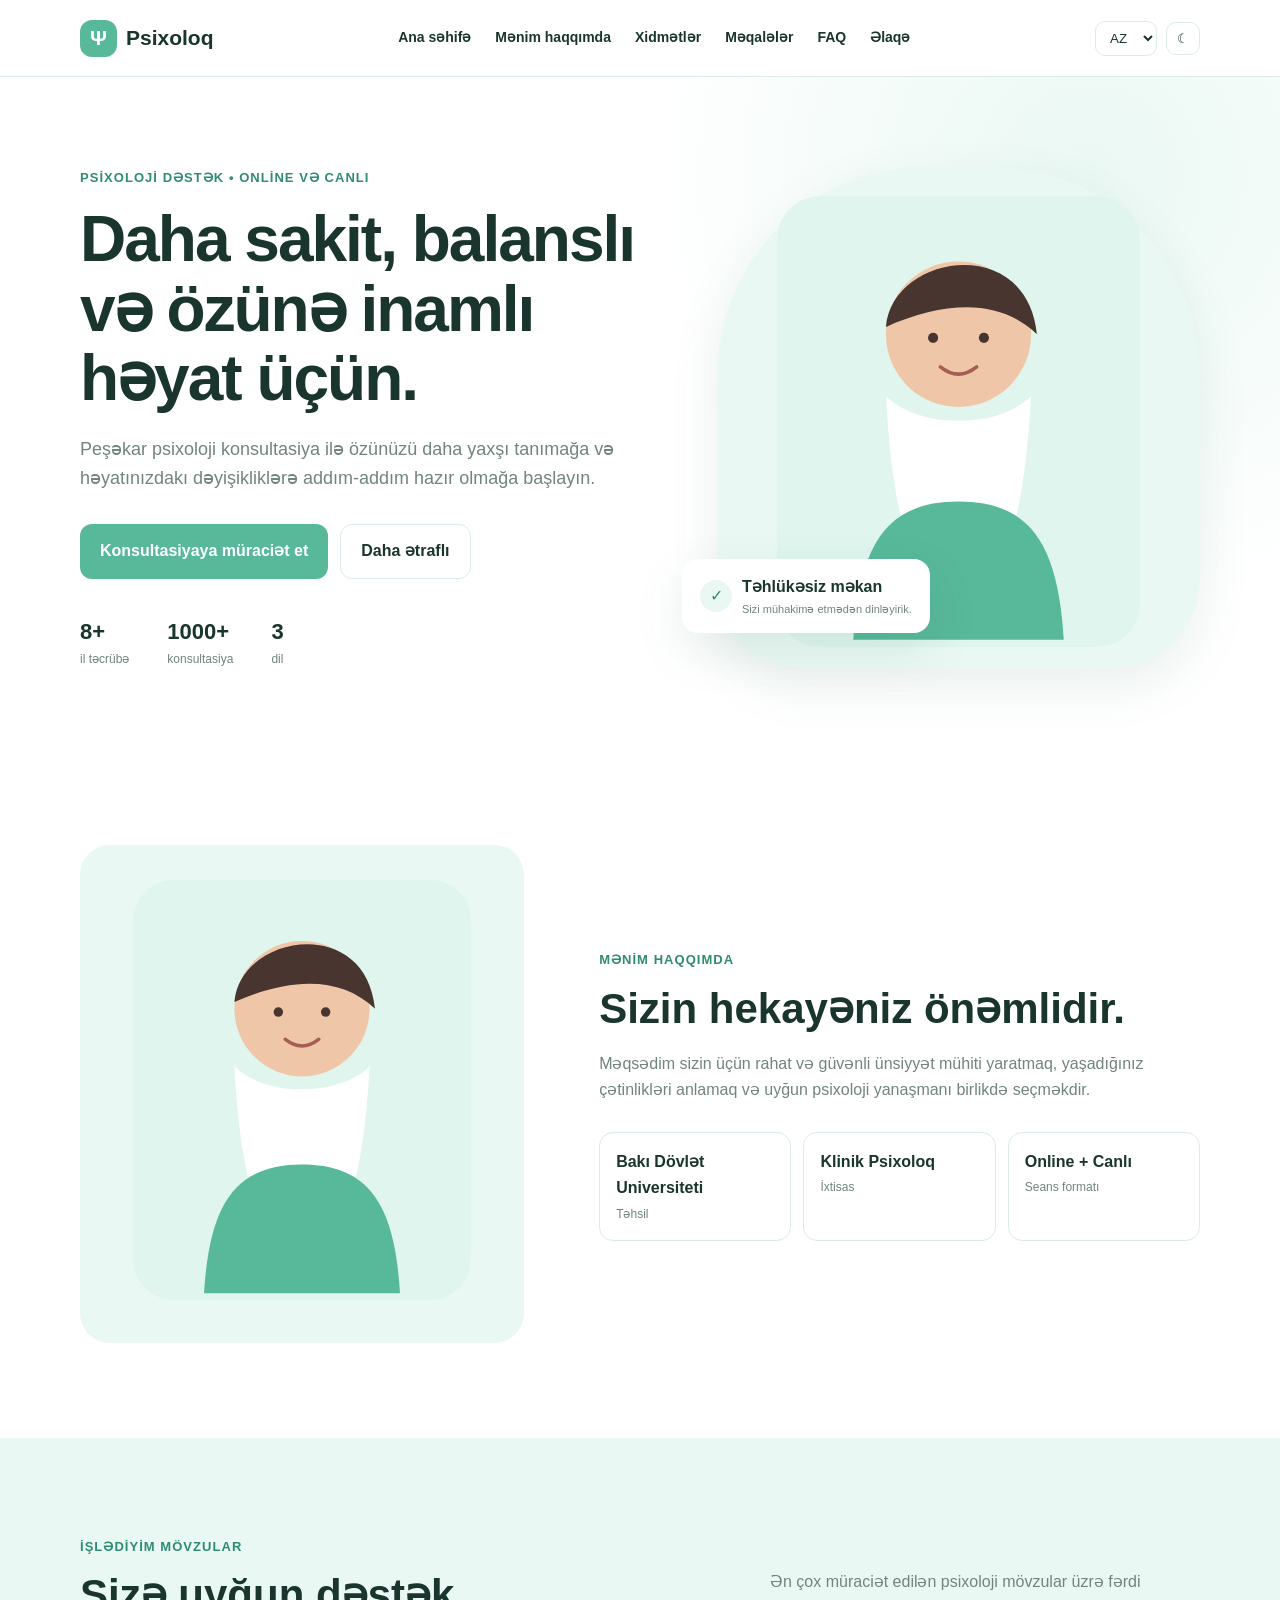
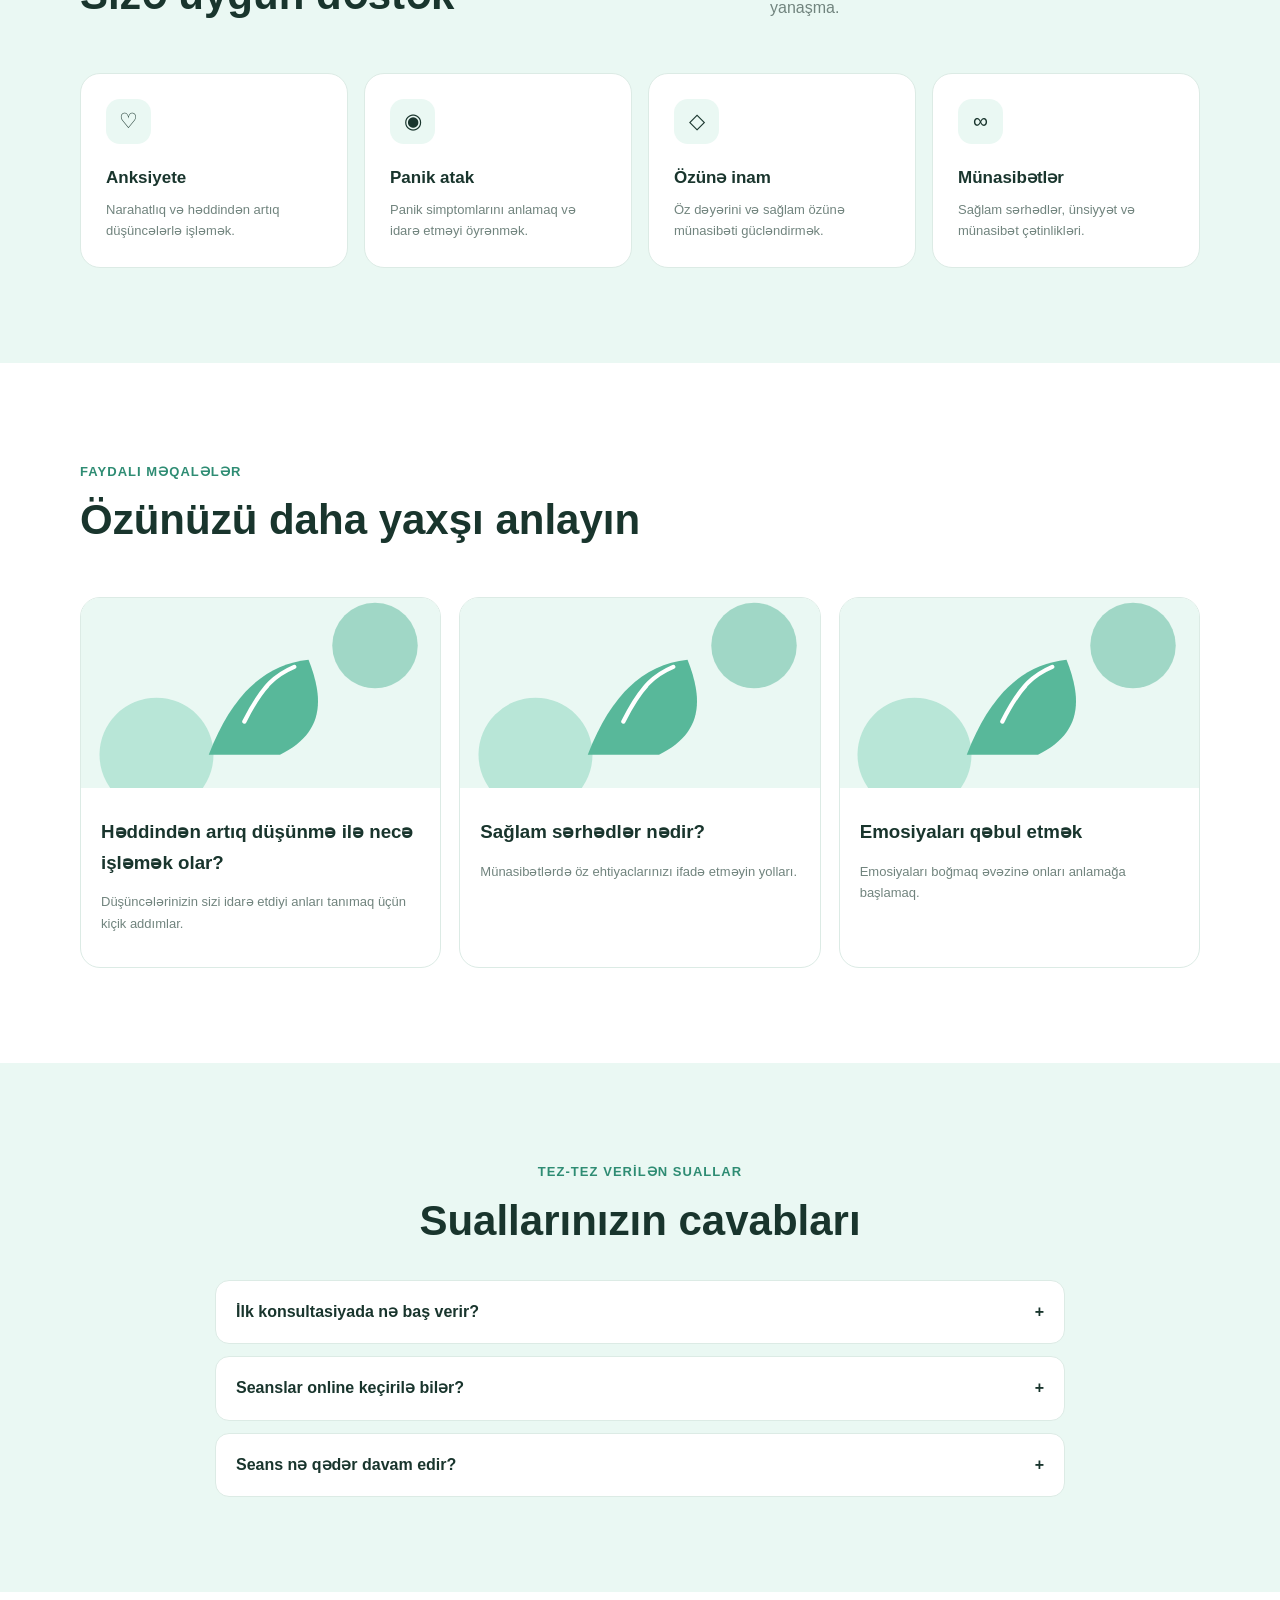
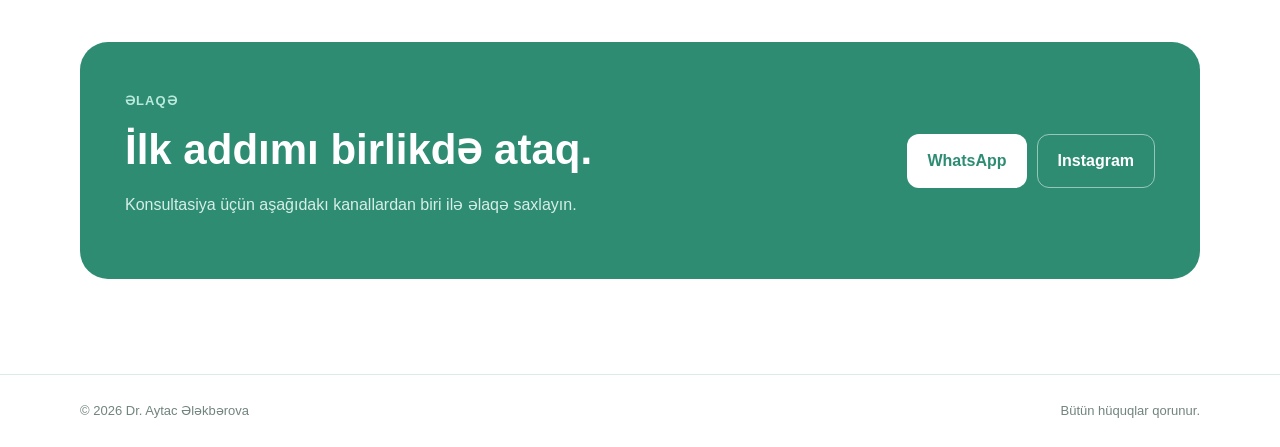
<file: index.html>
<!DOCTYPE html>
<html lang="az">
<head>
  <meta charset="UTF-8">
  <meta name="viewport" content="width=device-width, initial-scale=1.0">
  <meta name="description" content="Premium psixoloq veb-sayt şablonu">
  <title>Psixoloq Premium</title>
  <link rel="stylesheet" href="assets/css/style.css">
</head>
<body>
  <header class="header">
    <div class="container nav">
      <a class="logo" href="#home"><span>Ψ</span> Psixoloq</a>
      <nav id="mainNav">
        <a href="#home" data-i18n="nav.home">Ana səhifə</a>
        <a href="#about" data-i18n="nav.about">Mənim haqqımda</a>
        <a href="#services" data-i18n="nav.services">Xidmətlər</a>
        <a href="#articles" data-i18n="nav.articles">Məqalələr</a>
        <a href="#faq" data-i18n="nav.faq">FAQ</a>
        <a href="#contact" data-i18n="nav.contact">Əlaqə</a>
      </nav>
      <div class="nav-actions">
        <select id="languageSelect" aria-label="Language">
          <option value="az">AZ</option>
          <option value="en">EN</option>
          <option value="ru">RU</option>
        </select>
        <button id="themeBtn" class="icon-btn" aria-label="Theme">☾</button>
        
        <button id="menuBtn" class="menu-btn">☰</button>
      </div>
    </div>
  </header>

  <main>
    <section id="home" class="hero">
      <div class="container hero-grid">
        <div class="hero-copy">
          <div class="eyebrow" data-i18n="hero.eyebrow">Psixoloji dəstək • Online və canlı</div>
          <h1 id="heroTitle">Daha sakit, balanslı və özünə inamlı həyat üçün.</h1>
          <p id="heroText">Peşəkar psixoloji konsultasiya ilə özünüzü daha yaxşı tanımağa və həyatınızdakı dəyişikliklərə addım-addım hazır olmağa başlayın.</p>
          <div class="hero-actions">
            <a href="#contact" class="btn btn-primary" data-i18n="hero.cta">Konsultasiyaya müraciət et</a>
            <a href="#about" class="btn btn-secondary" data-i18n="hero.more">Daha ətraflı</a>
          </div>
          <div class="trust-row">
            <div><strong id="experienceValue">8+</strong><span data-i18n="trust.experience">il təcrübə</span></div>
            <div><strong>1000+</strong><span data-i18n="trust.sessions">konsultasiya</span></div>
            <div><strong>3</strong><span data-i18n="trust.languages">dil</span></div>
          </div>
        </div>
        <div class="hero-photo-wrap">
          <div class="leaf leaf-1"></div><div class="leaf leaf-2"></div>
          <img id="heroImage" src="assets/images/psychologist.svg" alt="Psixoloq">
          <div class="floating-card">
            <span class="check">✓</span>
            <div><strong data-i18n="card.title">Təhlükəsiz məkan</strong><small data-i18n="card.text">Sizi mühakimə etmədən dinləyirik.</small></div>
          </div>
        </div>
      </div>
    </section>

    <section id="about" class="section">
      <div class="container about-grid">
        <div class="section-image">
          <img id="aboutImage" src="assets/images/psychologist.svg" alt="Psixoloq">
        </div>
        <div>
          <span class="section-label" data-i18n="about.label">Mənim haqqımda</span>
          <h2 id="aboutTitle">Sizin hekayəniz önəmlidir.</h2>
          <p id="aboutText">Məqsədim sizin üçün rahat və güvənli ünsiyyət mühiti yaratmaq, yaşadığınız çətinlikləri anlamaq və uyğun psixoloji yanaşmanı birlikdə seçməkdir.</p>
          <div class="info-cards">
            <div class="info-card"><b id="education">BDU — Psixologiya</b><span data-i18n="about.education">Təhsil</span></div>
            <div class="info-card"><b id="qualification">Klinik Psixoloq</b><span data-i18n="about.qualification">İxtisas</span></div>
            <div class="info-card"><b id="sessionMode">Online + Canlı</b><span data-i18n="about.mode">Seans formatı</span></div>
          </div>
        </div>
      </div>
    </section>

    <section id="services" class="section soft">
      <div class="container">
        <div class="section-heading">
          <div><span class="section-label" data-i18n="services.label">İşlədiyim mövzular</span><h2 data-i18n="services.title">Sizə uyğun dəstək</h2></div>
          <p data-i18n="services.text">Ən çox müraciət edilən psixoloji mövzular üzrə fərdi yanaşma.</p>
        </div>
        <div id="servicesGrid" class="cards-grid"></div>
      </div>
    </section>

    <section id="articles" class="section">
      <div class="container">
        <div class="section-heading"><div><span class="section-label" data-i18n="articles.label">Faydalı məqalələr</span><h2 data-i18n="articles.title">Özünüzü daha yaxşı anlayın</h2></div></div>
        <div id="articlesGrid" class="articles-grid"></div>
      </div>
    </section>

    <section id="faq" class="section soft">
      <div class="container narrow">
        <div class="center-heading"><span class="section-label" data-i18n="faq.label">Tez-tez verilən suallar</span><h2 data-i18n="faq.title">Suallarınızın cavabları</h2></div>
        <div id="faqList" class="faq-list"></div>
      </div>
    </section>

    <section id="contact" class="section contact-section">
      <div class="container contact-box">
        <div><span class="section-label light-label" data-i18n="contact.label">Əlaqə</span><h2 data-i18n="contact.title">İlk addımı birlikdə ataq.</h2><p data-i18n="contact.text">Konsultasiya üçün aşağıdakı kanallardan biri ilə əlaqə saxlayın.</p></div>
        <div class="contact-actions">
          <a id="whatsappLink" class="btn btn-white" target="_blank" href="https://wa.me/994500000000">WhatsApp</a>
          <a id="instagramLink" class="btn btn-outline-white" target="_blank" href="#">Instagram</a>
        </div>
      </div>
    </section>
  </main>

  <footer class="footer">
    <div class="container footer-inner"><span>© <span id="year"></span> <span id="footerName">Psixoloq</span></span><span data-i18n="footer.text">Bütün hüquqlar qorunur.</span></div>
  </footer>

  <script src="assets/js/data.js"></script>
  <script src="assets/js/app.js"></script>
</body>
</html>
</file>
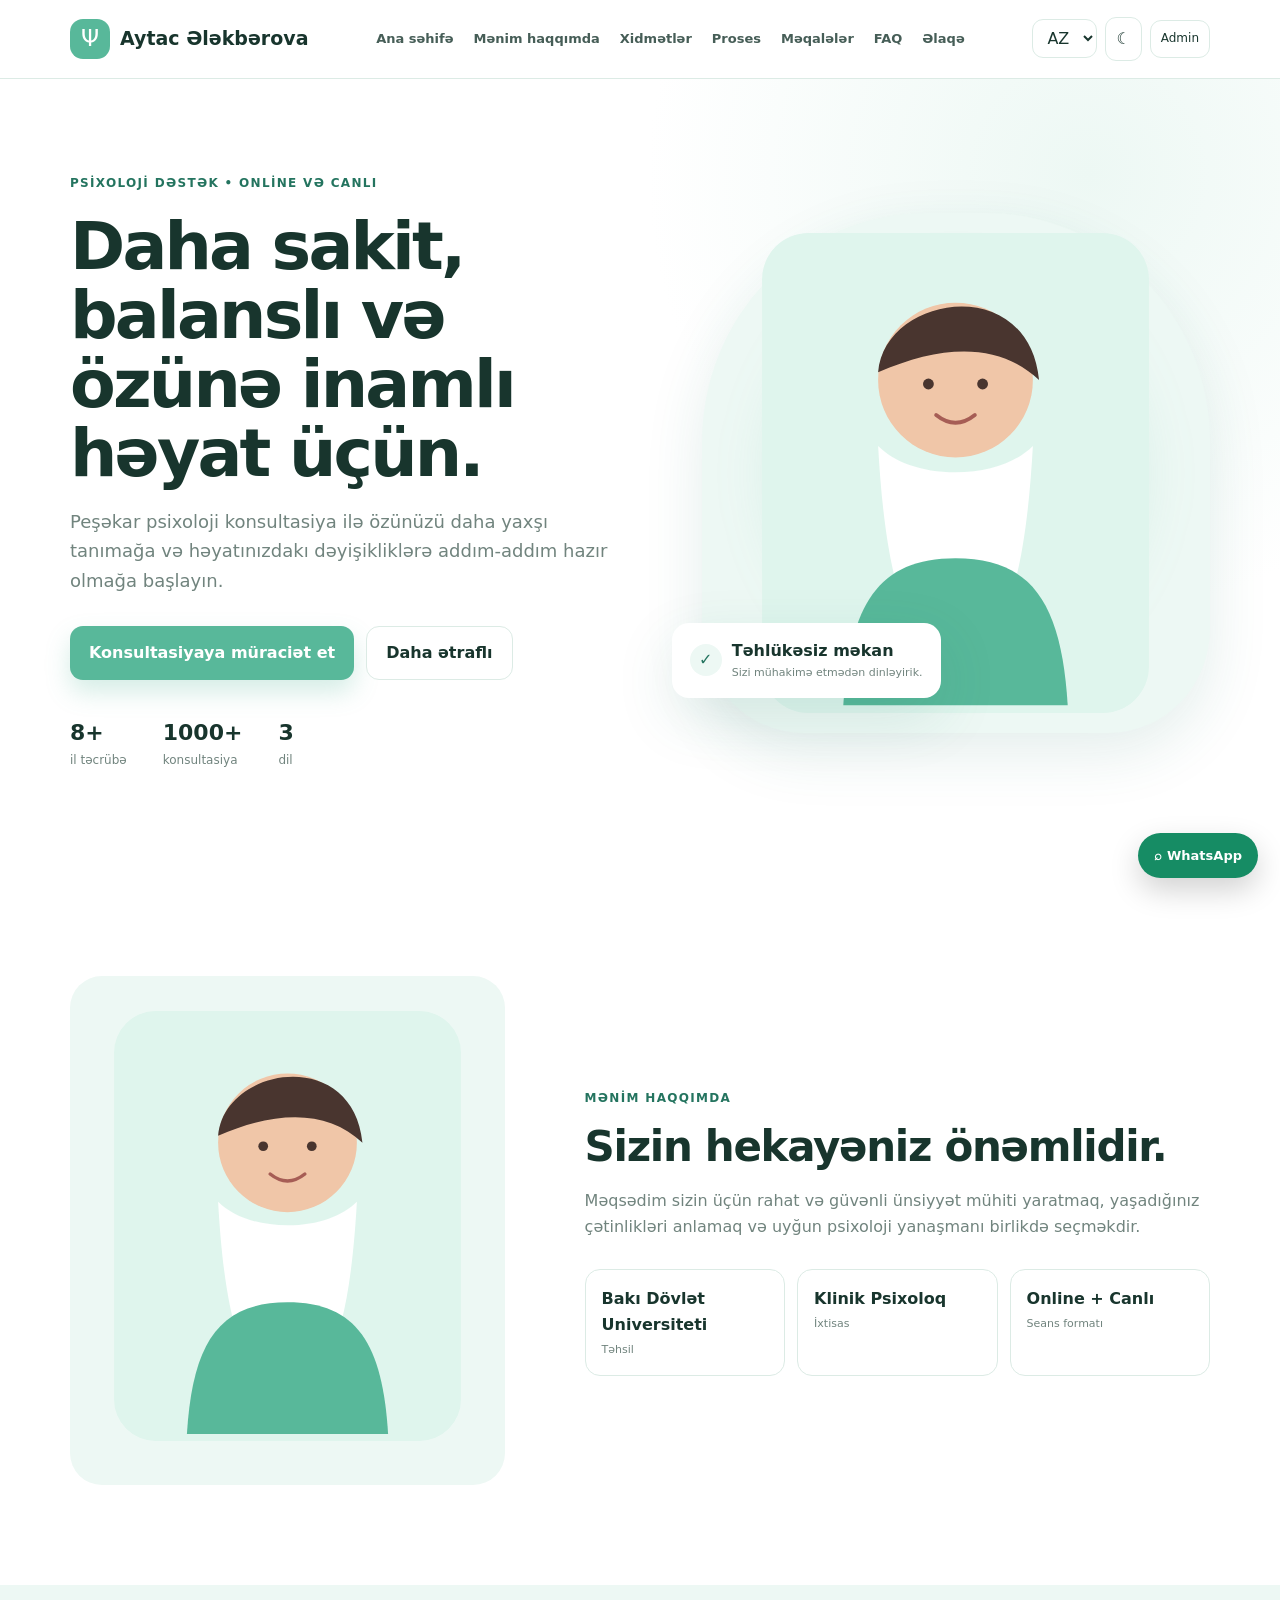
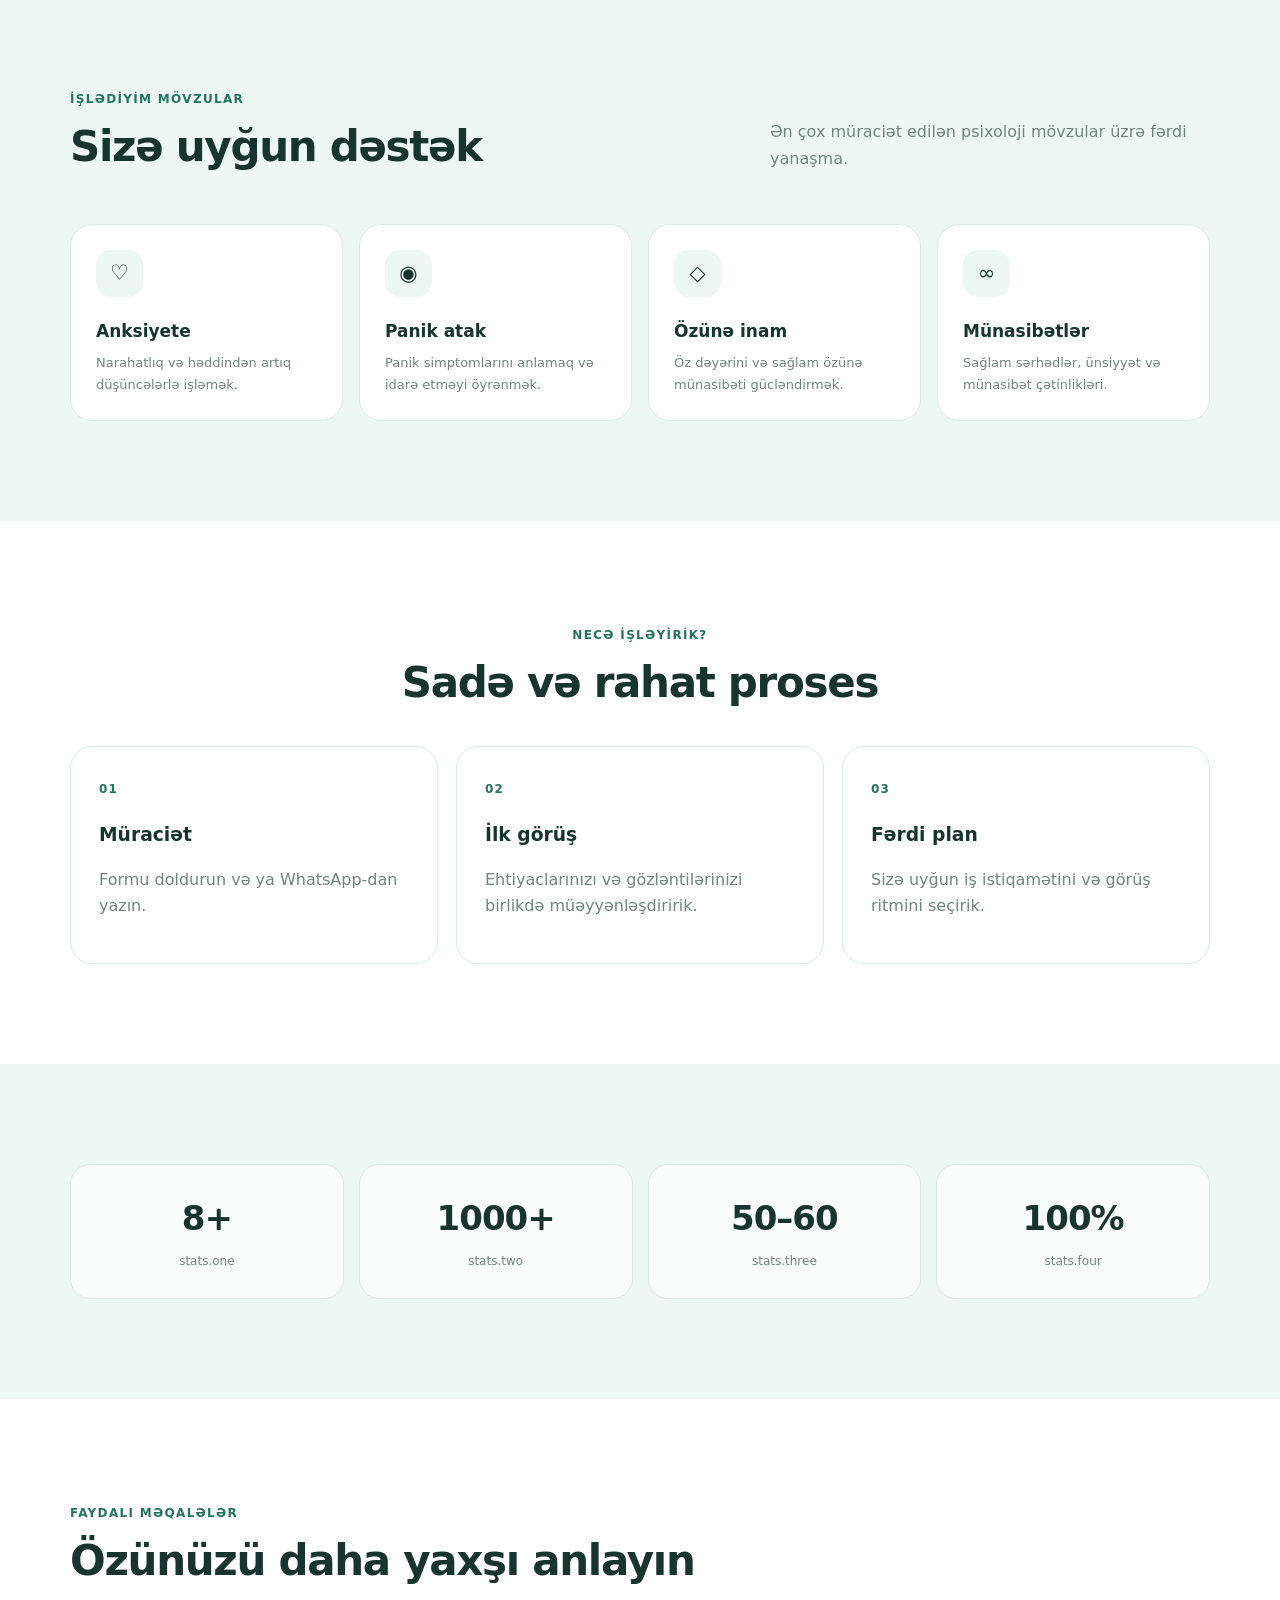
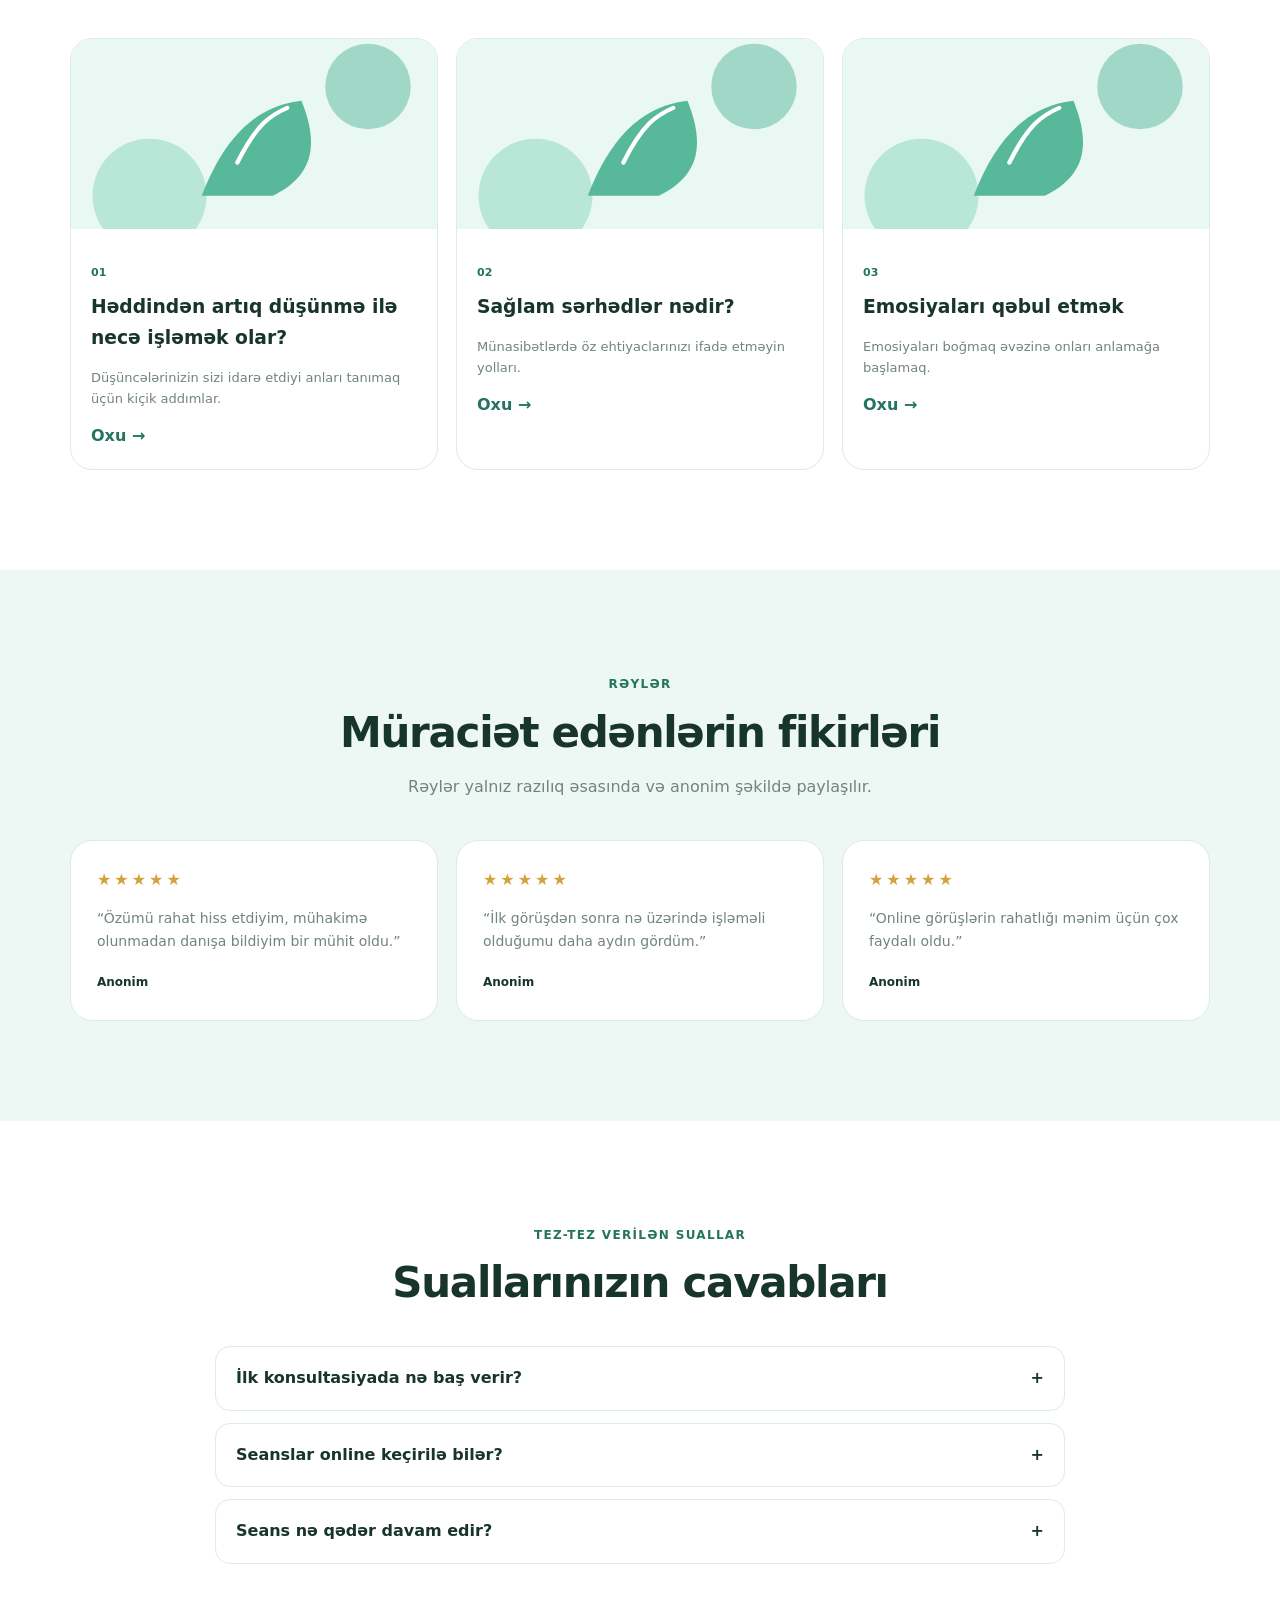
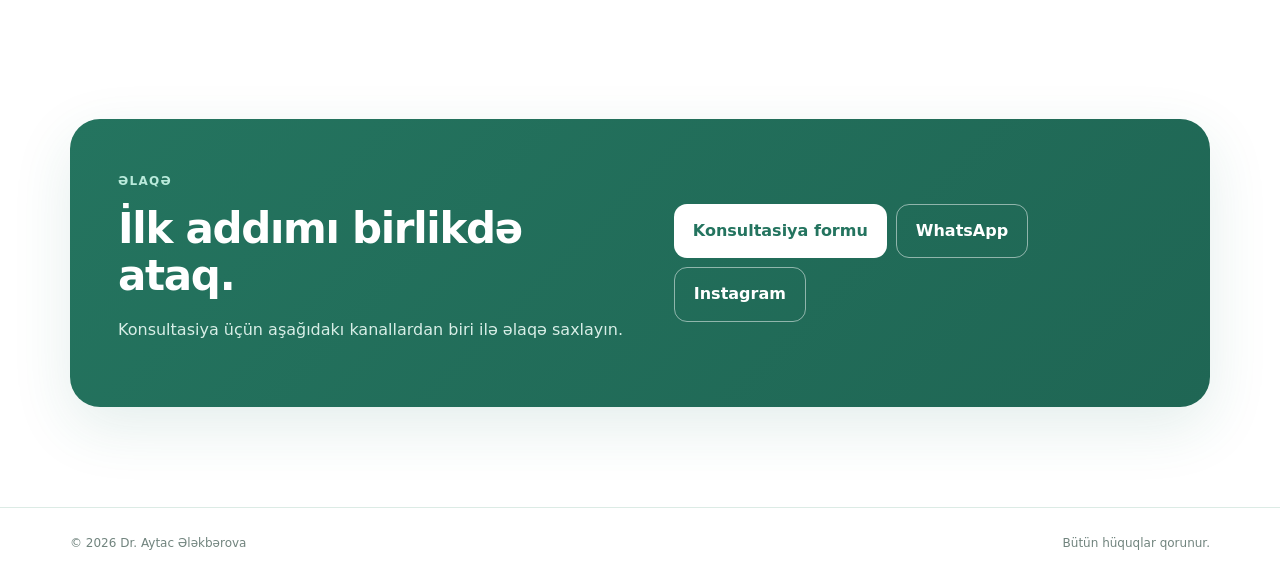
<file: psixoloq-sayti-premium-v2/psixoloq-sayti-main/index.html>
<!doctype html>
<html lang="az">
<head>
<meta charset="UTF-8"><meta name="viewport" content="width=device-width,initial-scale=1">
<meta name="description" content="Peşəkar psixoloji konsultasiya — online və canlı görüşlər.">
<meta name="theme-color" content="#2e8c73">
<meta property="og:title" content="Psixoloq — Psixoloji dəstək">
<meta property="og:description" content="Daha sakit, balanslı və özünə inamlı həyat üçün peşəkar dəstək.">
<title>Psixoloq — Psixoloji dəstək</title>
<link rel="icon" href="assets/images/psychologist.svg"><link rel="stylesheet" href="assets/css/style.css">
</head>
<body>
<header class="header"><div class="container nav">
<a class="logo" href="#home"><span>Ψ</span><b id="brandName">Psixoloq</b></a>
<nav id="mainNav"><a href="#home" data-i18n="nav.home">Ana səhifə</a><a href="#about" data-i18n="nav.about">Mənim haqqımda</a><a href="#services" data-i18n="nav.services">Xidmətlər</a><a href="#process" data-i18n="nav.process">Proses</a><a href="#articles" data-i18n="nav.articles">Məqalələr</a><a href="#faq" data-i18n="nav.faq">FAQ</a><a href="#contact" data-i18n="nav.contact">Əlaqə</a></nav>
<div class="nav-actions"><select id="languageSelect" aria-label="Dil"><option value="az">AZ</option><option value="en">EN</option><option value="ru">RU</option></select><button id="themeBtn" class="icon-btn" aria-label="Tema">☾</button><a class="admin-link" href="admin.html">Admin</a><button id="menuBtn" class="menu-btn" aria-label="Menyu">☰</button></div>
</div></header>
<main>
<section id="home" class="hero"><div class="container hero-grid"><div class="hero-copy"><div class="eyebrow" data-i18n="hero.eyebrow">Psixoloji dəstək • Online və canlı</div><h1 id="heroTitle"></h1><p id="heroText"></p><div class="hero-actions"><button class="btn btn-primary" data-open-booking data-i18n="hero.cta">Konsultasiyaya müraciət et</button><a href="#about" class="btn btn-secondary" data-i18n="hero.more">Daha ətraflı</a></div><div class="trust-row"><div><strong id="experienceValue">8+</strong><span data-i18n="trust.experience">il təcrübə</span></div><div><strong id="sessionsValue">1000+</strong><span data-i18n="trust.sessions">konsultasiya</span></div><div><strong id="languagesValue">3</strong><span data-i18n="trust.languages">dil</span></div></div></div><div class="hero-photo-wrap"><div class="glow"></div><img id="heroImage" src="assets/images/psychologist.svg" alt="Psixoloq"><div class="floating-card"><span class="check">✓</span><div><strong data-i18n="card.title">Təhlükəsiz məkan</strong><small data-i18n="card.text">Sizi mühakimə etmədən dinləyirik.</small></div></div></div></div></section>
<section id="about" class="section"><div class="container about-grid"><div class="section-image"><img id="aboutImage" src="assets/images/psychologist.svg" alt="Psixoloq"></div><div><span class="section-label" data-i18n="about.label">Mənim haqqımda</span><h2 id="aboutTitle"></h2><p id="aboutText"></p><div class="info-cards"><div class="info-card"><b id="education"></b><span data-i18n="about.education">Təhsil</span></div><div class="info-card"><b id="qualification"></b><span data-i18n="about.qualification">İxtisas</span></div><div class="info-card"><b id="sessionMode"></b><span data-i18n="about.mode">Seans formatı</span></div></div></div></div></section>
<section id="services" class="section soft"><div class="container"><div class="section-heading"><div><span class="section-label" data-i18n="services.label">İşlədiyim mövzular</span><h2 data-i18n="services.title">Sizə uyğun dəstək</h2></div><p data-i18n="services.text">Ən çox müraciət edilən psixoloji mövzular üzrə fərdi yanaşma.</p></div><div id="servicesGrid" class="cards-grid"></div></div></section>
<section id="process" class="section"><div class="container"><div class="center-heading"><span class="section-label" data-i18n="process.label">Necə işləyirik?</span><h2 data-i18n="process.title">Sadə və rahat proses</h2></div><div id="processGrid" class="process-grid"></div></div></section>
<section class="section soft stats-section"><div class="container stats-grid"><div><strong id="stat1">8+</strong><span data-i18n="stats.one">il peşəkar təcrübə</span></div><div><strong id="stat2">1000+</strong><span data-i18n="stats.two">konsultasiya</span></div><div><strong id="stat3">50–60</strong><span data-i18n="stats.three">dəqiqəlik seans</span></div><div><strong>100%</strong><span data-i18n="stats.four">məxfilik prinsipi</span></div></div></section>
<section id="articles" class="section"><div class="container"><div class="section-heading"><div><span class="section-label" data-i18n="articles.label">Faydalı məqalələr</span><h2 data-i18n="articles.title">Özünüzü daha yaxşı anlayın</h2></div></div><div id="articlesGrid" class="articles-grid"></div></div></section>
<section id="testimonials" class="section soft"><div class="container"><div class="center-heading"><span class="section-label" data-i18n="reviews.label">Rəylər</span><h2 data-i18n="reviews.title">Müraciət edənlərin fikirləri</h2><p class="muted" data-i18n="reviews.note">Rəylər yalnız razılıq əsasında və anonim şəkildə paylaşılır.</p></div><div id="reviewsGrid" class="reviews-grid"></div></div></section>
<section id="faq" class="section"><div class="container narrow"><div class="center-heading"><span class="section-label" data-i18n="faq.label">Tez-tez verilən suallar</span><h2 data-i18n="faq.title">Suallarınızın cavabları</h2></div><div id="faqList" class="faq-list"></div></div></section>
<section id="contact" class="section contact-section"><div class="container contact-box"><div><span class="section-label light-label" data-i18n="contact.label">Əlaqə</span><h2 data-i18n="contact.title">İlk addımı birlikdə ataq.</h2><p data-i18n="contact.text">Konsultasiya üçün aşağıdakı kanallardan biri ilə əlaqə saxlayın.</p></div><div class="contact-actions"><button class="btn btn-white" data-open-booking data-i18n="contact.booking">Konsultasiya formu</button><a id="whatsappLink" class="btn btn-outline-white" target="_blank" rel="noopener">WhatsApp</a><a id="instagramLink" class="btn btn-outline-white" target="_blank" rel="noopener">Instagram</a></div></div></section>
</main>
<a id="floatingWhatsapp" class="floating-whatsapp" target="_blank" rel="noopener" aria-label="WhatsApp">⌕ <span>WhatsApp</span></a>
<footer class="footer"><div class="container footer-inner"><span>© <span id="year"></span> <span id="footerName">Psixoloq</span></span><span data-i18n="footer.text">Bütün hüquqlar qorunur.</span></div></footer>
<div id="bookingModal" class="modal" aria-hidden="true"><div class="modal-card"><button class="modal-close" data-close-booking>×</button><span class="section-label" data-i18n="booking.label">Konsultasiya</span><h2 data-i18n="booking.title">Müraciətinizi göndərin</h2><p class="muted" data-i18n="booking.text">Məlumatlarınızı yazın, sizinlə əlaqə saxlayaq.</p><form id="bookingForm" class="booking-form"><label><span data-i18n="form.name">Ad və soyad</span><input name="name" required autocomplete="name"></label><label><span data-i18n="form.phone">Telefon</span><input name="phone" required type="tel" autocomplete="tel" placeholder="+994..."></label><label><span data-i18n="form.mode">Görüş formatı</span><select name="mode"><option value="online" data-i18n="form.online">Online</option><option value="inperson" data-i18n="form.inperson">Canlı</option></select></label><label><span data-i18n="form.message">Qısa qeyd</span><textarea name="message" rows="4" placeholder=""></textarea></label><button class="btn btn-primary" type="submit" data-i18n="form.send">Müraciəti göndər</button><p id="bookingStatus" class="form-status"></p></form></div></div>
<div id="articleModal" class="modal" aria-hidden="true"><div class="modal-card article-modal"><button class="modal-close" data-close-article>×</button><img id="articleModalImage" alt=""><span id="articleModalLabel" class="section-label"></span><h2 id="articleModalTitle"></h2><p id="articleModalText"></p></div></div>
<script src="assets/js/data.js"></script><script src="assets/js/app.js"></script>
</body></html>
</file>
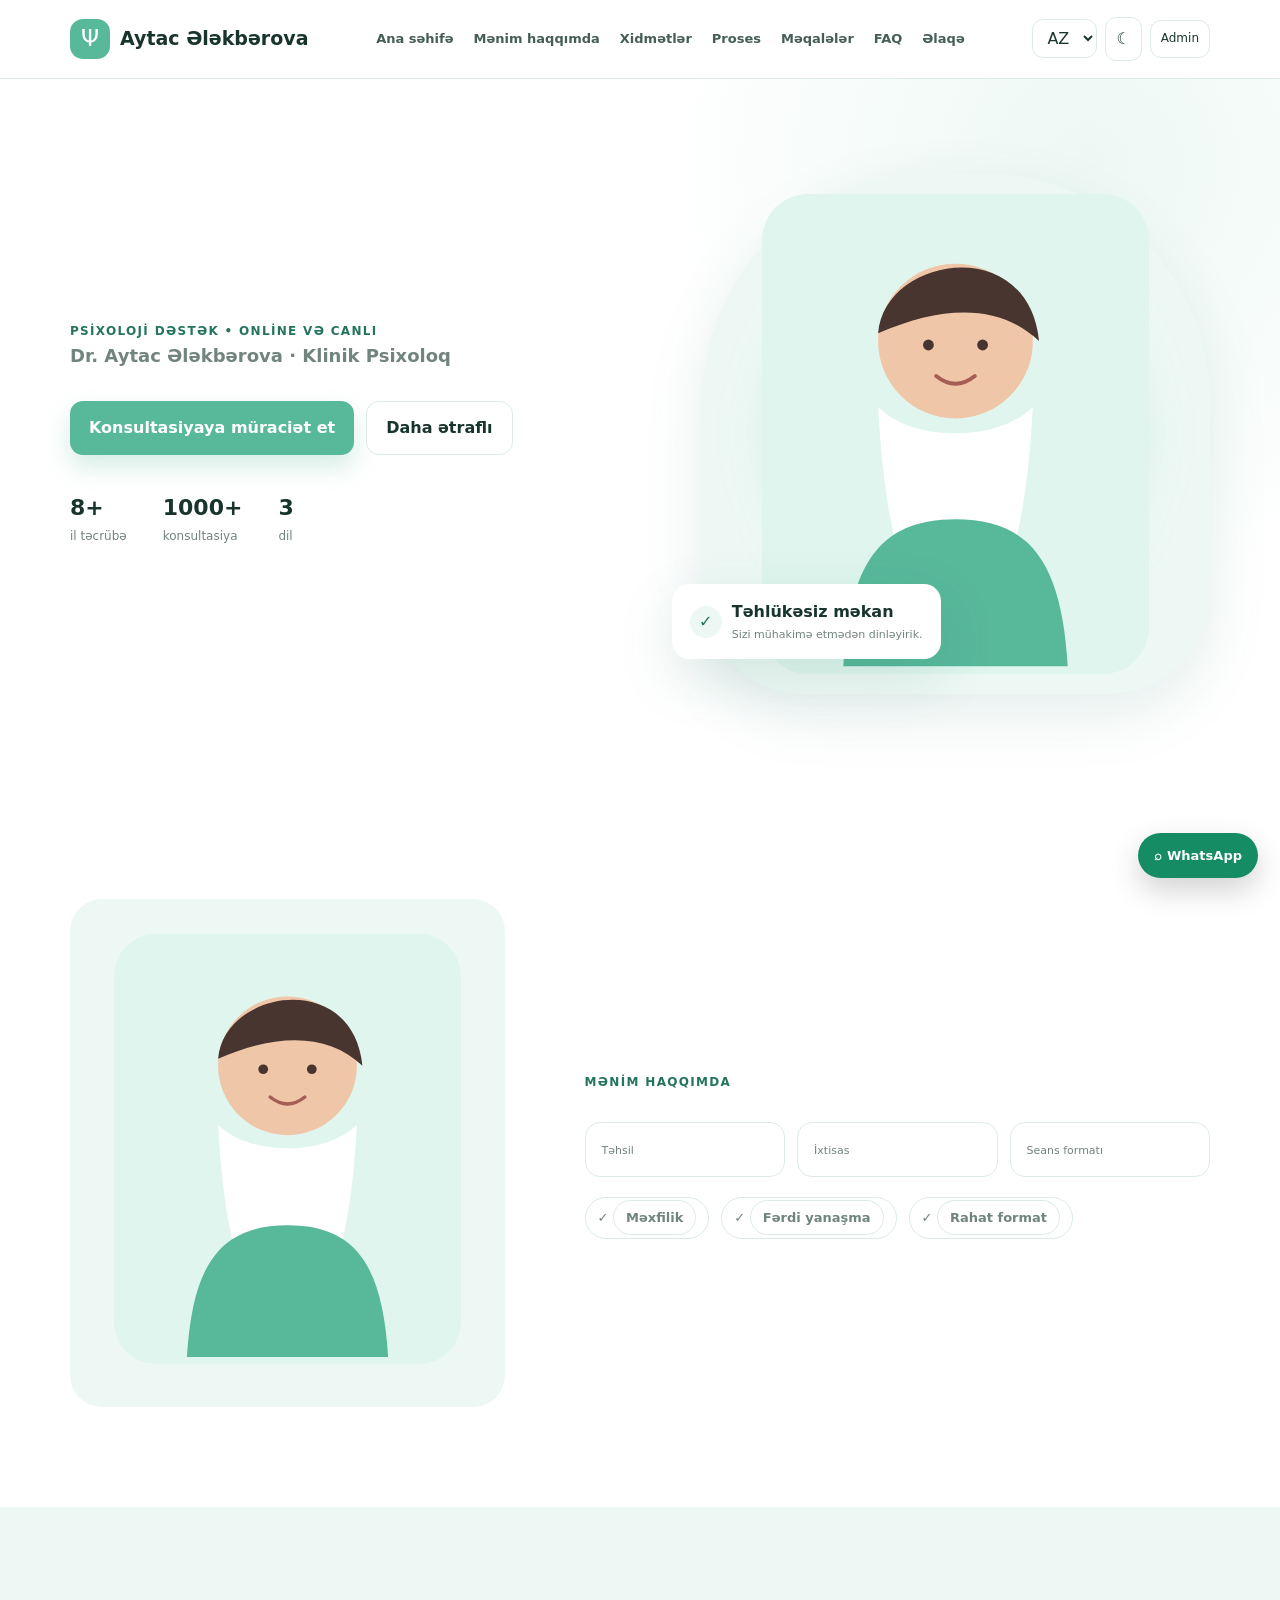
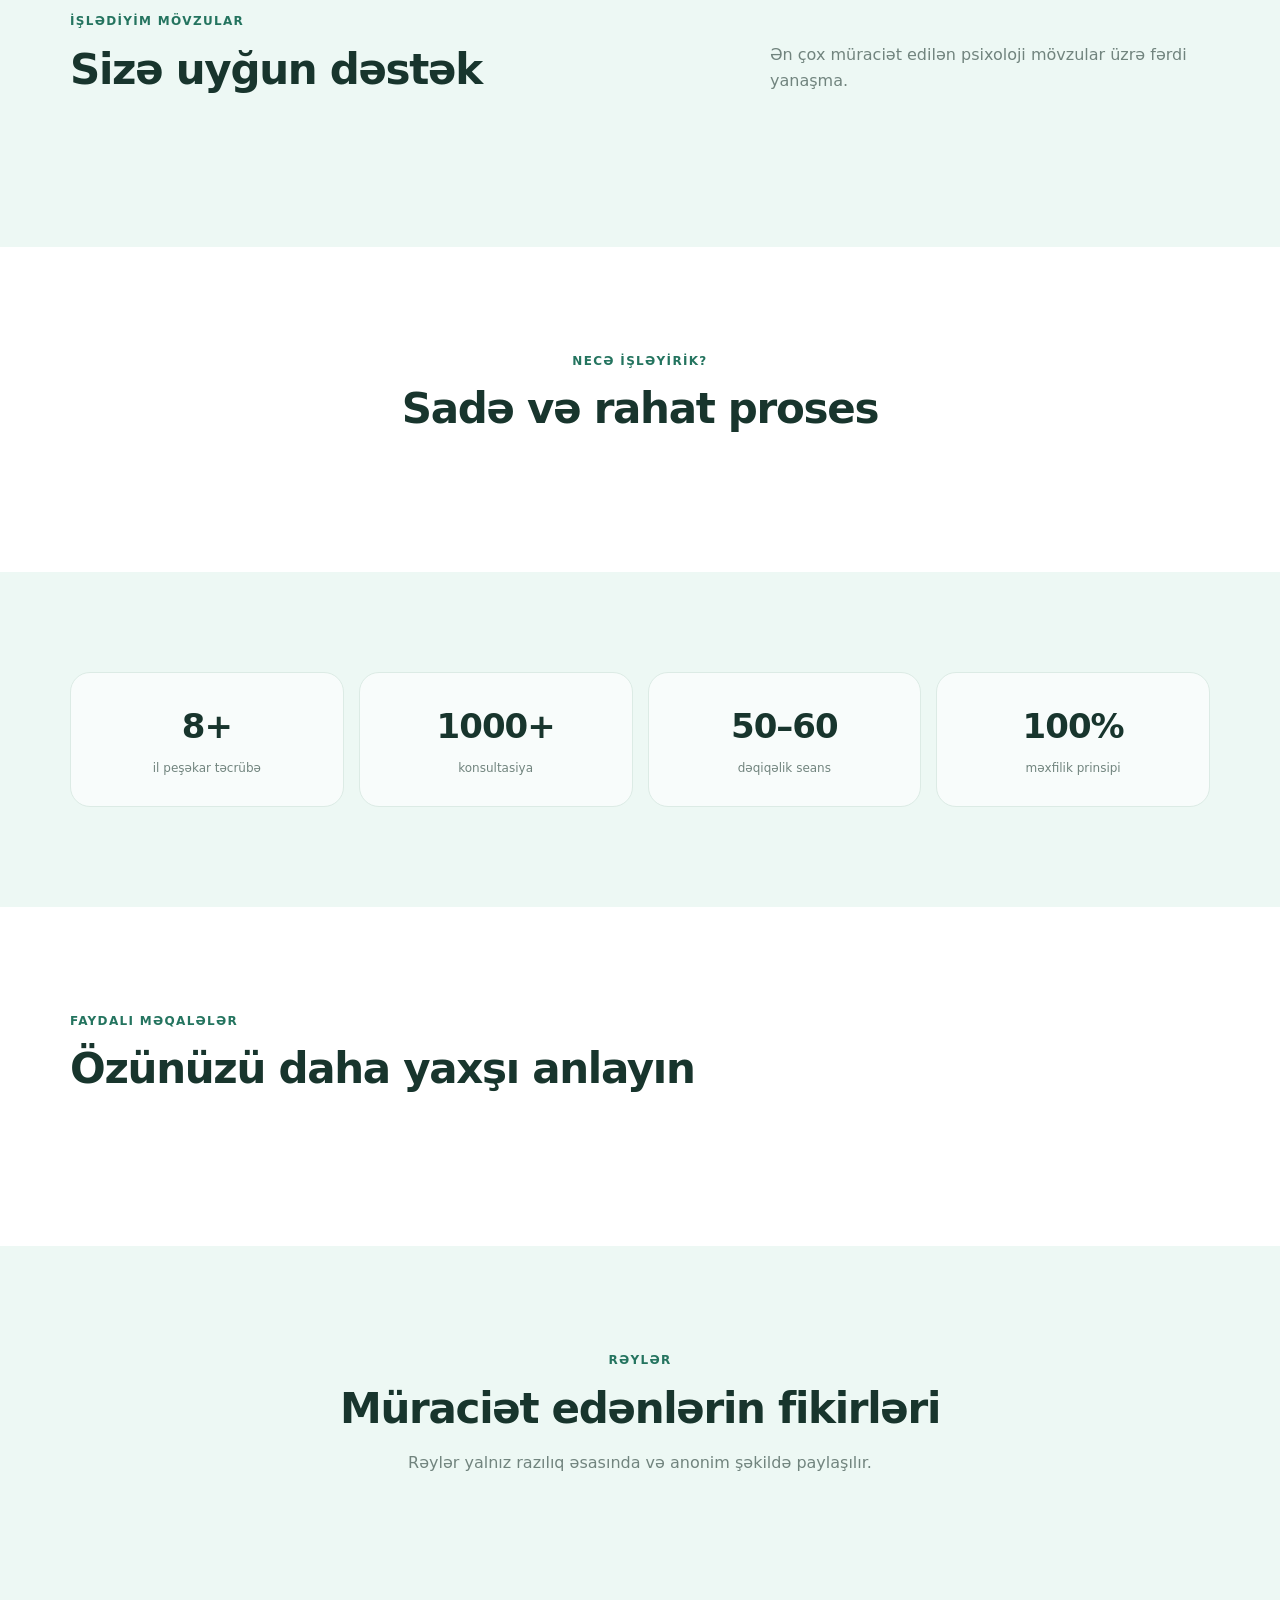
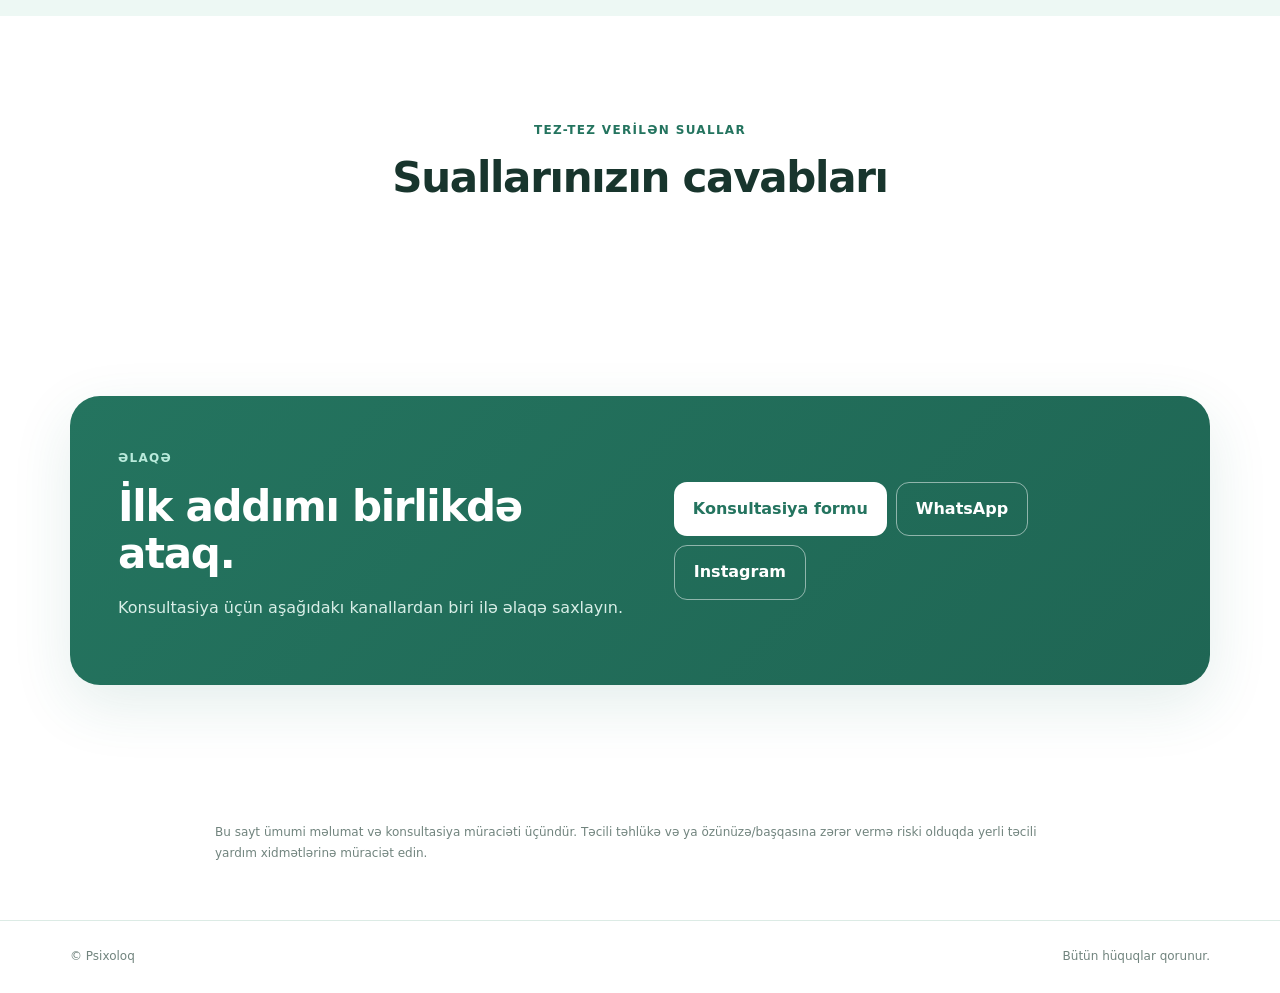
<file: psixoloq-sayti-v3/psixoloq-sayti-main/index.html>
<!doctype html>
<html lang="az">
<head>
<meta charset="utf-8">
<meta name="viewport" content="width=device-width, initial-scale=1">
<meta name="description" content="Peşəkar psixoloji konsultasiya — online və canlı görüşlər. Anksiyete, stress, panik atak, özünə inam, münasibətlər və şəxsi inkişaf mövzularında dəstək.">
<meta name="theme-color" content="#2e8c73">
<meta property="og:type" content="website">
<meta property="og:title" content="Dr. Aytac Ələkbərova — Psixoloq">
<meta property="og:description" content="Daha sakit, balanslı və özünə inamlı həyat üçün psixoloji dəstək.">
<meta property="og:image" content="assets/images/psychologist.svg">
<link rel="canonical" href="https://psixoloq-sayti.netlify.app/">
<link rel="icon" href="assets/images/psychologist.svg">
<link rel="stylesheet" href="assets/css/style.css">
<title>Dr. Aytac Ələkbərova — Psixoloq</title>
</head>
<body>
<header class="header">
 <div class="container nav">
  <a class="logo" href="#home" aria-label="Ana səhifə"><span>Ψ</span><b id="brandName">Aytac Ələkbərova</b></a>
  <nav id="mainNav" aria-label="Əsas menyu">
   <a href="#home" data-i18n="nav.home">Ana səhifə</a><a href="#about" data-i18n="nav.about">Mənim haqqımda</a>
   <a href="#services" data-i18n="nav.services">Xidmətlər</a><a href="#process" data-i18n="nav.process">Proses</a>
   <a href="#articles" data-i18n="nav.articles">Məqalələr</a><a href="#faq" data-i18n="nav.faq">FAQ</a><a href="#contact" data-i18n="nav.contact">Əlaqə</a>
  </nav>
  <div class="nav-actions"><select id="languageSelect" aria-label="Dil"><option value="az">AZ</option><option value="en">EN</option><option value="ru">RU</option></select><button id="themeBtn" class="icon-btn" aria-label="Tema">☾</button><a class="admin-link" href="admin.html">Admin</a><button id="menuBtn" class="menu-btn" aria-label="Menyu">☰</button></div>
 </div>
</header>
<main>
<section id="home" class="hero">
 <div class="container hero-grid">
  <div class="hero-copy">
   <div class="eyebrow" data-i18n="hero.eyebrow">Psixoloji dəstək • Online və canlı</div>
   <p class="hero-name">Dr. Aytac Ələkbərova · <span data-i18n="about.qualification">Klinik Psixoloq</span></p>
   <h1 id="heroTitle"></h1><p id="heroText"></p>
   <div class="hero-actions"><button class="btn btn-primary" data-open-booking data-i18n="hero.cta">Konsultasiyaya müraciət et</button><a href="#about" class="btn btn-secondary" data-i18n="hero.more">Daha ətraflı</a></div>
   <div class="trust-row"><div><strong id="experienceValue">8+</strong><span data-i18n="trust.experience">il təcrübə</span></div><div><strong id="sessionsValue">1000+</strong><span data-i18n="trust.sessions">konsultasiya</span></div><div><strong id="languagesValue">3</strong><span data-i18n="trust.languages">dil</span></div></div>
  </div>
  <div class="hero-photo-wrap"><div class="glow"></div><img id="heroImage" src="assets/images/psychologist.svg" alt="Dr. Aytac Ələkbərova — psixoloq"><div class="floating-card"><span class="check">✓</span><div><strong data-i18n="card.title">Təhlükəsiz məkan</strong><small data-i18n="card.text">Sizi mühakimə etmədən dinləyirik.</small></div></div></div>
 </div>
</section>
<section id="about" class="section">
 <div class="container about-grid"><div class="section-image"><img id="aboutImage" src="assets/images/psychologist.svg" alt="Dr. Aytac Ələkbərova"></div>
 <div><span class="section-label" data-i18n="about.label">Mənim haqqımda</span><h2 id="aboutTitle"></h2><p id="aboutText"></p>
 <div class="info-cards"><div class="info-card"><b id="education"></b><span data-i18n="about.education">Təhsil</span></div><div class="info-card"><b id="qualification"></b><span data-i18n="about.qualification">İxtisas</span></div><div class="info-card"><b id="sessionMode"></b><span data-i18n="about.mode">Seans formatı</span></div></div>
 <div class="mini-trust"><span>✓ <span data-i18n="trust.confidential">Məxfilik</span></span><span>✓ <span data-i18n="trust.individual">Fərdi yanaşma</span></span><span>✓ <span data-i18n="trust.flexible">Rahat format</span></span></div>
 </div></div>
</section>
<section id="services" class="section soft"><div class="container"><div class="section-heading"><div><span class="section-label" data-i18n="services.label">İşlədiyim mövzular</span><h2 data-i18n="services.title">Sizə uyğun dəstək</h2></div><p data-i18n="services.text">Ən çox müraciət edilən psixoloji mövzular üzrə fərdi yanaşma.</p></div><div id="servicesGrid" class="cards-grid"></div></div></section>
<section id="process" class="section"><div class="container"><div class="center-heading"><span class="section-label" data-i18n="process.label">Necə işləyirik?</span><h2 data-i18n="process.title">Sadə və rahat proses</h2></div><div id="processGrid" class="process-grid"></div></div></section>
<section class="section soft stats-section"><div class="container stats-grid"><div><strong id="stat1">8+</strong><span data-i18n="stats.one">il peşəkar təcrübə</span></div><div><strong id="stat2">1000+</strong><span data-i18n="stats.two">konsultasiya</span></div><div><strong id="stat3">50–60</strong><span data-i18n="stats.three">dəqiqəlik seans</span></div><div><strong>100%</strong><span data-i18n="stats.four">məxfilik prinsipi</span></div></div></section>
<section id="articles" class="section"><div class="container"><div class="section-heading"><div><span class="section-label" data-i18n="articles.label">Faydalı məqalələr</span><h2 data-i18n="articles.title">Özünüzü daha yaxşı anlayın</h2></div></div><div id="articlesGrid" class="articles-grid"></div></div></section>
<section id="testimonials" class="section soft"><div class="container"><div class="center-heading"><span class="section-label" data-i18n="reviews.label">Rəylər</span><h2 data-i18n="reviews.title">Müraciət edənlərin fikirləri</h2><p class="muted" data-i18n="reviews.note">Rəylər yalnız razılıq əsasında və anonim şəkildə paylaşılır.</p></div><div id="reviewsGrid" class="reviews-grid"></div></div></section>
<section id="faq" class="section"><div class="container narrow"><div class="center-heading"><span class="section-label" data-i18n="faq.label">Tez-tez verilən suallar</span><h2 data-i18n="faq.title">Suallarınızın cavabları</h2></div><div id="faqList" class="faq-list"></div></div></section>
<section id="contact" class="section contact-section"><div class="container contact-box"><div><span class="section-label light-label" data-i18n="contact.label">Əlaqə</span><h2 data-i18n="contact.title">İlk addımı birlikdə ataq.</h2><p data-i18n="contact.text">Konsultasiya üçün aşağıdakı kanallardan biri ilə əlaqə saxlayın.</p></div><div class="contact-actions"><button class="btn btn-white" data-open-booking data-i18n="contact.booking">Konsultasiya formu</button><a id="whatsappLink" class="btn btn-outline-white" target="_blank" rel="noopener">WhatsApp</a><a id="instagramLink" class="btn btn-outline-white" target="_blank" rel="noopener">Instagram</a></div></div></section>
<section class="section disclaimer-section"><div class="container narrow"><p class="muted small" data-i18n="disclaimer">Bu sayt ümumi məlumat və konsultasiya müraciəti üçündür. Təcili təhlükə və ya özünüzə/başqasına zərər vermə riski olduqda yerli təcili yardım xidmətlərinə müraciət edin.</p></div></section>
</main>
<a id="floatingWhatsapp" class="floating-whatsapp" target="_blank" rel="noopener" aria-label="WhatsApp">⌕ <span>WhatsApp</span></a>
<footer class="footer"><div class="container footer-inner"><span>© <span id="year"></span> <span id="footerName">Psixoloq</span></span><span data-i18n="footer.text">Bütün hüquqlar qorunur.</span></div></footer>
<div id="bookingModal" class="modal" aria-hidden="true"><div class="modal-card"><button class="modal-close" data-close-booking aria-label="Bağla">×</button><span class="section-label" data-i18n="booking.label">Konsultasiya</span><h2 data-i18n="booking.title">Müraciətinizi göndərin</h2><p class="muted" data-i18n="booking.text">Məlumatlarınızı yazın, sizinlə əlaqə saxlayaq.</p><form id="bookingForm" class="booking-form"><label><span data-i18n="form.name">Ad və soyad</span><input name="name" required autocomplete="name"></label><label><span data-i18n="form.phone">Telefon</span><input name="phone" required type="tel" autocomplete="tel" placeholder="+994..."></label><label><span data-i18n="form.mode">Görüş formatı</span><select name="mode"><option value="online" data-i18n="form.online">Online</option><option value="inperson" data-i18n="form.inperson">Canlı</option></select></label><label><span data-i18n="form.message">Qısa qeyd</span><textarea name="message" rows="4"></textarea></label><button class="btn btn-primary" type="submit" data-i18n="form.send">Müraciəti göndər</button><p id="bookingStatus" class="form-status"></p></form></div></div>
<div id="articleModal" class="modal" aria-hidden="true"><div class="modal-card article-modal"><button class="modal-close" data-close-article aria-label="Bağla">×</button><img id="articleModalImage" alt=""><span id="articleModalLabel" class="section-label"></span><h2 id="articleModalTitle"></h2><p id="articleModalText"></p></div></div>
<script src="assets/js/data.js"></script><script src="assets/js/app.js"></script>
</body></html>
</file>
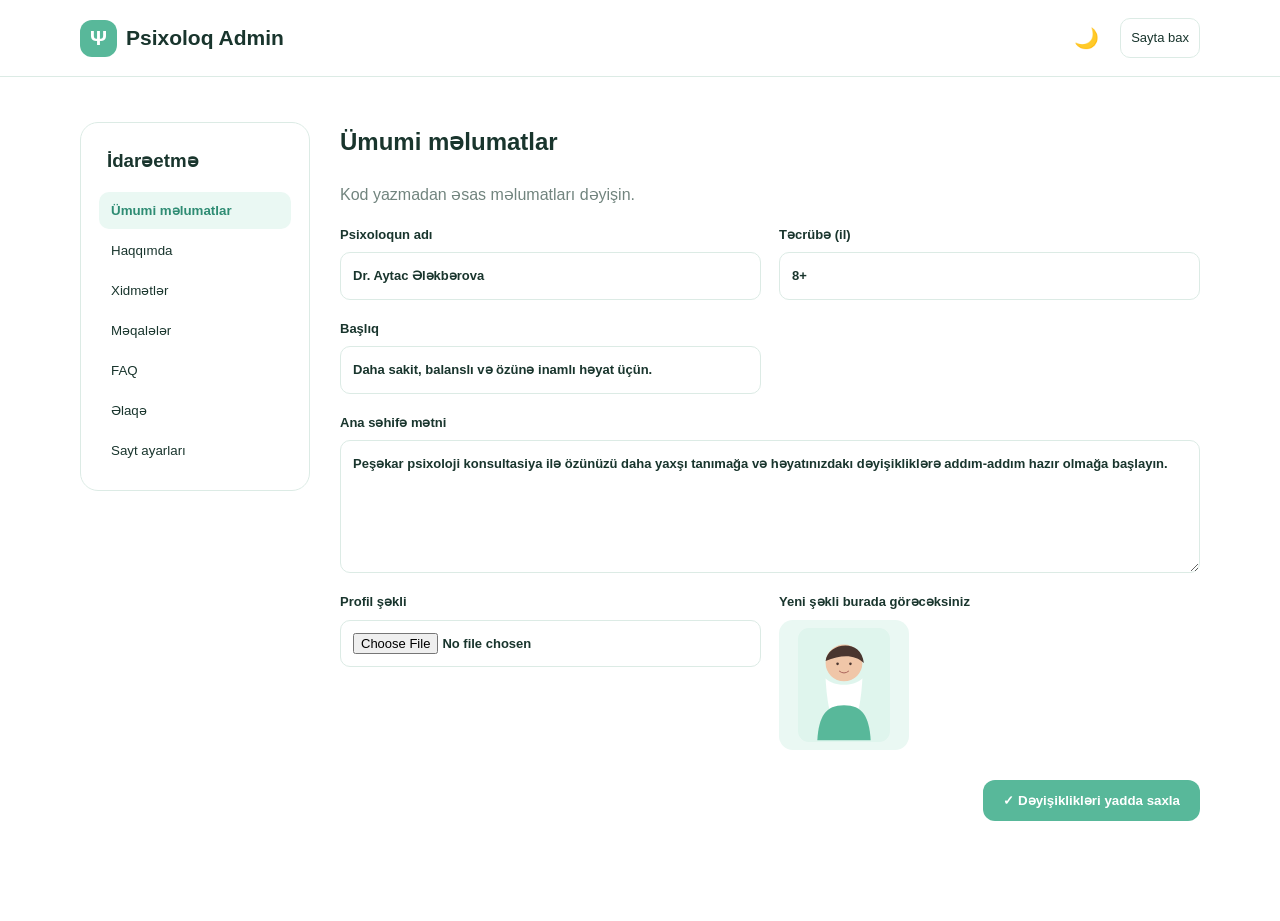
<file: admin.html>
<!DOCTYPE html>
<html lang="az">
<head>
  <meta charset="UTF-8">
  <meta name="viewport" content="width=device-width, initial-scale=1.0">

  <title>Psixoloq Premium — Admin Panel</title>

  <link rel="stylesheet" href="assets/css/style.css">
</head>

<body class="admin-page">

  <!-- HEADER -->
  <header class="header">
    <div class="container nav">

      <a class="logo" href="index.html">
        <span>Ψ</span> Psixoloq Admin
      </a>

      <div class="nav-actions">

        <button
          id="adminThemeBtn"
          class="admin-theme-btn"
          type="button"
          title="Gecə/Gündüz rejimi"
        >
          🌙
        </button>

        <a class="admin-link" href="index.html">
          Sayta bax
        </a>

      </div>

    </div>
  </header>


  <!-- MAIN -->
  <main class="admin-main">

    <div class="container admin-layout">


      <!-- SIDEBAR -->
      <aside class="admin-sidebar">

        <h3>İdarəetmə</h3>

        <button
          class="side-tab active"
          data-tab="general"
          type="button"
        >
          Ümumi məlumatlar
        </button>

        <button
          class="side-tab"
          data-tab="about"
          type="button"
        >
          Haqqımda
        </button>

        <button
          class="side-tab"
          data-tab="services"
          type="button"
        >
          Xidmətlər
        </button>

        <button
          class="side-tab"
          data-tab="articles"
          type="button"
        >
          Məqalələr
        </button>

        <button
          class="side-tab"
          data-tab="faq"
          type="button"
        >
          FAQ
        </button>

        <button
          class="side-tab"
          data-tab="contact"
          type="button"
        >
          Əlaqə
        </button>

        <button
          class="side-tab"
          data-tab="settings"
          type="button"
        >
          Sayt ayarları
        </button>

      </aside>


      <!-- CONTENT -->
      <section class="admin-content">


        <!-- SAVE MESSAGE -->
        <div
          id="saveMessage"
          class="save-message"
        >
          Dəyişikliklər yadda saxlanıldı.
        </div>



        <!-- ========================= -->
        <!-- ÜMUMİ MƏLUMATLAR -->
        <!-- ========================= -->

        <div
          class="admin-tab active"
          id="tab-general"
        >

          <h1>Ümumi məlumatlar</h1>

          <p class="muted">
            Kod yazmadan əsas məlumatları dəyişin.
          </p>


          <div class="form-grid">


            <label>
              Psixoloqun adı

              <input
                id="f-name"
                type="text"
                placeholder="Psixoloqun adı"
              >
            </label>


            <label>
              Təcrübə (il)

              <input
                id="f-experience"
                type="text"
                placeholder="5"
              >
            </label>


            <label>
              Başlıq

              <input
                id="f-heroTitle"
                type="text"
                placeholder="Psixoloq"
              >
            </label>


            <label class="full">
              Ana səhifə mətni

              <textarea
                id="f-heroText"
                rows="5"
                placeholder="Haqqınızda qısa məlumat..."
              ></textarea>
            </label>


            <!-- HERO IMAGE -->
            <label>
              Profil şəkli

              <input
                id="f-heroImage"
                type="file"
                accept="image/*"
              >
            </label>


            <label>
              Yeni şəkli burada görəcəksiniz

              <img
                id="previewImage"
                class="admin-preview"
                src="assets/images/psychologist.svg"
                alt="Profil şəkli önizləməsi"
              >
            </label>


          </div>

        </div>



        <!-- ========================= -->
        <!-- HAQQIMDA -->
        <!-- ========================= -->

        <div
          class="admin-tab"
          id="tab-about"
        >

          <h1>Haqqımda</h1>

          <p class="muted">
            Haqqımda bölməsində görünəcək məlumatları dəyişin.
          </p>


          <div class="form-grid">


            <!-- ABOUT IMAGE -->
            <label>

              Haqqımda şəkli

              <input
                id="f-aboutImage"
                type="file"
                accept="image/*"
              >

              <small>
                JPG, PNG və digər şəkil formatlarını seçə bilərsiniz.
              </small>

            </label>


            <!-- ABOUT PREVIEW -->
            <label>

              Şəkil önizləməsi

              <img
                id="aboutPreviewImage"
                class="admin-preview"
                src="assets/images/psychologist.svg"
                alt="Haqqımda şəkli"
              >

            </label>


          </div>

        </div>



        <!-- ========================= -->
        <!-- XİDMƏTLƏR -->
        <!-- ========================= -->

        <div
          class="admin-tab"
          id="tab-services"
        >

          <h1>Xidmətlər / mövzular</h1>

          <div id="serviceEditor"></div>

          <button
            class="btn btn-primary"
            id="addService"
            type="button"
          >
            + Yeni mövzu
          </button>

        </div>



        <!-- ========================= -->
        <!-- MƏQALƏLƏR -->
        <!-- ========================= -->

        <div
          class="admin-tab"
          id="tab-articles"
        >

          <h1>Məqalələr</h1>

          <div id="articleEditor"></div>

          <button
            class="btn btn-primary"
            id="addArticle"
            type="button"
          >
            + Yeni məqalə
          </button>

        </div>



        <!-- ========================= -->
        <!-- FAQ -->
        <!-- ========================= -->

        <div
          class="admin-tab"
          id="tab-faq"
        >

          <h1>Tez-tez verilən suallar</h1>

          <div id="faqEditor"></div>

          <button
            class="btn btn-primary"
            id="addFaq"
            type="button"
          >
            + Yeni sual
          </button>

        </div>



        <!-- ========================= -->
        <!-- ƏLAQƏ -->
        <!-- ========================= -->

        <div
          class="admin-tab"
          id="tab-contact"
        >

          <h1>Əlaqə və sosial şəbəkələr</h1>


          <div class="form-grid">


            <!-- WHATSAPP -->
            <label>

              WhatsApp nömrəsi

              <input
                id="f-whatsapp"
                type="text"
                placeholder="994501234567"
              >

              <small>
                + işarəsi olmadan yazın.
              </small>

            </label>


            <!-- INSTAGRAM -->
            <label>

              Instagram

              <input
                id="f-instagram"
                type="url"
                placeholder="https://instagram.com/istifadeci"
              >

            </label>


            <!-- TIKTOK -->
            <label>

              TikTok

              <input
                id="f-tiktok"
                type="url"
                placeholder="https://tiktok.com/@istifadeci"
              >

            </label>


            <!-- YOUTUBE -->
            <label>

              YouTube

              <input
                id="f-youtube"
                type="url"
                placeholder="https://youtube.com/@kanal"
              >

            </label>


            <!-- FACEBOOK -->
            <label>

              Facebook

              <input
                id="f-facebook"
                type="url"
                placeholder="https://facebook.com/istifadeci"
              >

            </label>


          </div>

        </div>



        <!-- ========================= -->
        <!-- SAYT AYARLARI -->
        <!-- ========================= -->

        <div
          class="admin-tab"
          id="tab-settings"
        >

          <h1>Sayt ayarları</h1>


          <div class="settings-box">

            <p>
              <strong>3 dil:</strong>
              Azərbaycan, English, Русский
            </p>

            <p>
              <strong>Gündüz/gecə modu:</strong>
              aktivdir
            </p>

            <p>
              <strong>Responsive:</strong>
              mobil, planşet və kompüter üçün uyğunlaşdırılıb
            </p>

            <p>
              <strong>Məlumat saxlama:</strong>
              demo versiyada brauzerin localStorage yaddaşından istifadə olunur.
            </p>

          </div>


          <button
            class="btn btn-danger"
            id="resetBtn"
            type="button"
          >
            Demo məlumatlarını sıfırla
          </button>

        </div>



        <!-- ========================= -->
        <!-- SAVE BAR -->
        <!-- ========================= -->

        <div class="admin-save-bar">

          <button
            id="saveBtn"
            class="btn btn-primary"
            type="button"
          >
            ✓ Dəyişiklikləri yadda saxla
          </button>

        </div>


      </section>

    </div>

  </main>



  <!-- JAVASCRIPT -->

  <script src="assets/js/data.js"></script>

  <script src="assets/js/admin.js"></script>


</body>
</html>
</file>
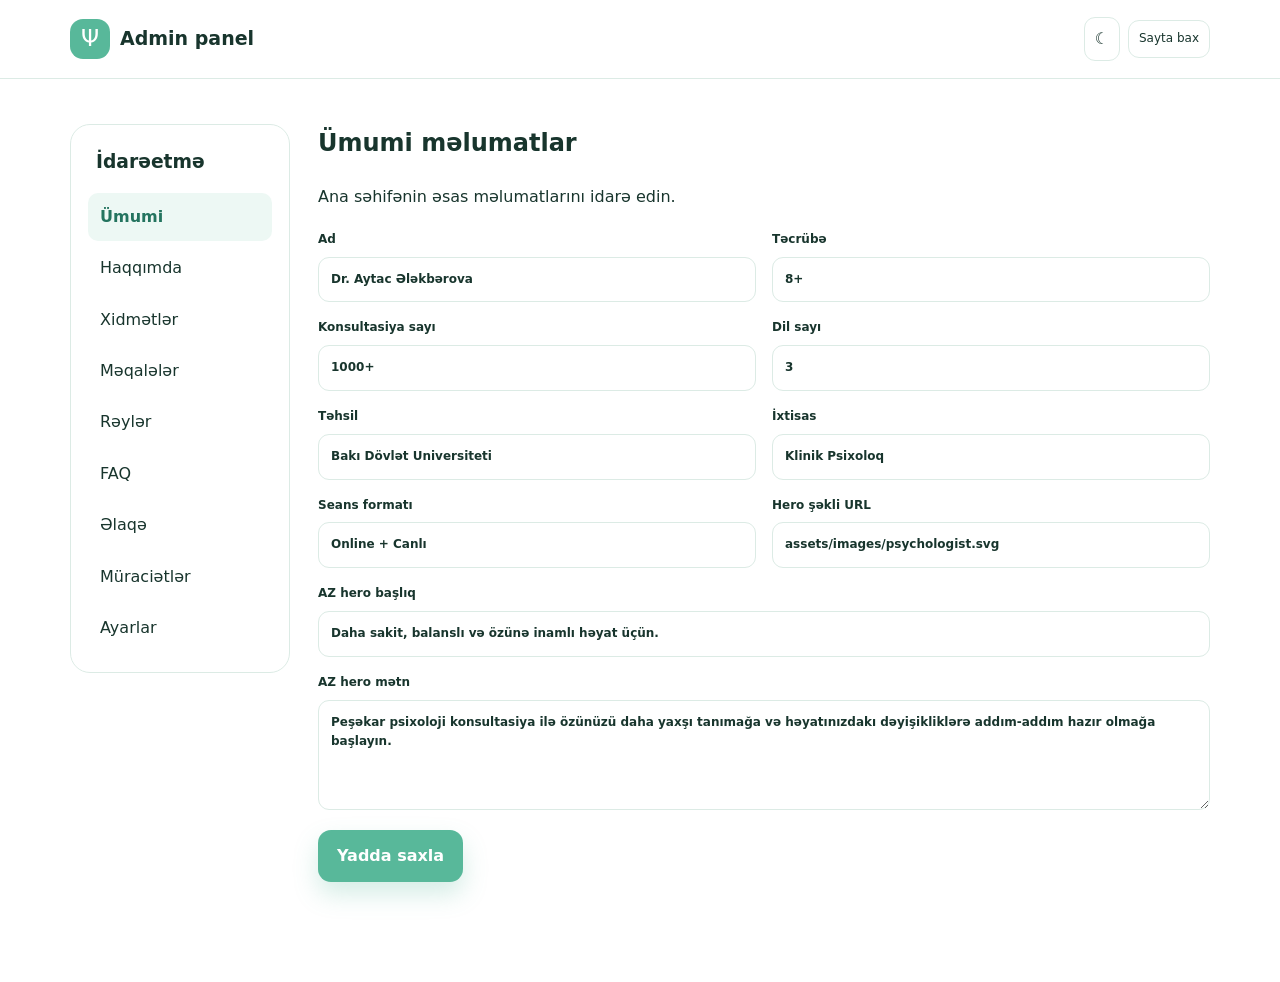
<file: psixoloq-sayti-premium-v2/psixoloq-sayti-main/admin.html>
<!doctype html><html lang="az"><head><meta charset="UTF-8"><meta name="viewport" content="width=device-width,initial-scale=1"><title>Psixoloq — Admin</title><link rel="stylesheet" href="assets/css/style.css"></head><body><header class="header"><div class="container nav"><a class="logo" href="index.html"><span>Ψ</span><b>Admin panel</b></a><div class="nav-actions"><button id="adminThemeBtn" class="icon-btn">☾</button><a class="admin-link" href="index.html">Sayta bax</a></div></div></header><main class="admin-main"><div class="container admin-layout"><aside class="admin-sidebar"><h3>İdarəetmə</h3><button class="side-tab active" data-tab="general">Ümumi</button><button class="side-tab" data-tab="about">Haqqımda</button><button class="side-tab" data-tab="services">Xidmətlər</button><button class="side-tab" data-tab="articles">Məqalələr</button><button class="side-tab" data-tab="reviews">Rəylər</button><button class="side-tab" data-tab="faq">FAQ</button><button class="side-tab" data-tab="contact">Əlaqə</button><button class="side-tab" data-tab="requests">Müraciətlər</button><button class="side-tab" data-tab="settings">Ayarlar</button></aside><section class="admin-content"><div id="saveMessage" class="save-message">Yadda saxlanıldı.</div>
<div class="admin-tab active" id="tab-general"><h1>Ümumi məlumatlar</h1><p class="muted">Ana səhifənin əsas məlumatlarını idarə edin.</p><div class="form-grid"><label>Ad<input id="f-name"></label><label>Təcrübə<input id="f-experience"></label><label>Konsultasiya sayı<input id="f-sessions"></label><label>Dil sayı<input id="f-languages"></label><label>Təhsil<input id="f-education"></label><label>İxtisas<input id="f-qualification"></label><label>Seans formatı<input id="f-sessionMode"></label><label>Hero şəkli URL<input id="f-heroImage"></label><label class="full">AZ hero başlıq<input id="f-heroTitle"></label><label class="full">AZ hero mətn<textarea id="f-heroText"></textarea></label></div><button class="btn btn-primary" id="saveGeneral">Yadda saxla</button></div>
<div class="admin-tab" id="tab-about"><h1>Haqqımda</h1><div class="form-grid"><label class="full">AZ başlıq<input id="f-aboutTitle"></label><label class="full">AZ mətn<textarea id="f-aboutText"></textarea></label><label>Şəkil URL<input id="f-aboutImage"></label></div><button class="btn btn-primary" id="saveAbout">Yadda saxla</button></div>
<div class="admin-tab" id="tab-services"><h1>Xidmətlər</h1><div id="serviceEditor"></div><button class="btn btn-primary" id="addService">+ Xidmət əlavə et</button></div>
<div class="admin-tab" id="tab-articles"><h1>Məqalələr</h1><div id="articleEditor"></div><button class="btn btn-primary" id="addArticle">+ Məqalə əlavə et</button></div>
<div class="admin-tab" id="tab-reviews"><h1>Rəylər</h1><div id="reviewEditor"></div><button class="btn btn-primary" id="addReview">+ Rəy əlavə et</button></div>
<div class="admin-tab" id="tab-faq"><h1>FAQ</h1><div id="faqEditor"></div><button class="btn btn-primary" id="addFaq">+ FAQ əlavə et</button></div>
<div class="admin-tab" id="tab-contact"><h1>Əlaqə</h1><div class="form-grid"><label>WhatsApp nömrəsi<input id="f-whatsapp"></label><label>Instagram URL<input id="f-instagram"></label><label>Facebook URL<input id="f-facebook"></label><label>YouTube URL<input id="f-youtube"></label><label>TikTok URL<input id="f-tiktok"></label></div><button class="btn btn-primary" id="saveContact">Yadda saxla</button></div>
<div class="admin-tab" id="tab-requests"><h1>Konsultasiya müraciətləri</h1><p class="muted">Bu statik versiyada müraciətlər brauzerin localStorage yaddaşında saxlanılır. Real server bazası üçün backend/Supabase qoşulmalıdır.</p><div id="requestList"></div><button class="btn btn-danger" id="clearRequests">Bütün müraciətləri sil</button></div>
<div class="admin-tab" id="tab-settings"><h1>Ayarlar</h1><div class="settings-box"><p><b>Admin təhlükəsizliyi:</b> bu panel hazırda statikdir və parol sistemi server təhlükəsizliyi hesab edilmir.</p><p class="muted">Netlify-də real admin və database üçün Supabase/Firebase və ya Netlify Functions inteqrasiyası əlavə etmək olar.</p></div><button class="btn btn-danger" id="resetData">Demo məlumatlarına sıfırla</button></div>
</section></div></main><script src="assets/js/data.js"></script><script src="assets/js/admin.js"></script></body></html>
</file>
<file: assets/css/style.css>
:root{--green:#58b89a;--green-dark:#2e8c73;--green-soft:#eaf8f3;--white:#fff;--text:#19352d;--muted:#71847e;--bg:#fff;--border:#dcebe5;--shadow:0 18px 50px rgba(39,105,87,.10)}
*{box-sizing:border-box}html{scroll-behavior:smooth}body{margin:0;font-family:Inter,Segoe UI,Arial,sans-serif;background:var(--bg);color:var(--text);line-height:1.65}body.dark{--bg:#0d1916;--white:#14231f;--text:#e8f5f0;--muted:#9db2ab;--border:#29443b;--green-soft:#122d25;--shadow:0 18px 50px rgba(0,0,0,.22)}a{text-decoration:none;color:inherit}.container{width:min(1120px,92%);margin:auto}.header{position:sticky;top:0;z-index:50;background:color-mix(in srgb,var(--bg) 92%,transparent);backdrop-filter:blur(14px);border-bottom:1px solid var(--border)}.nav{height:76px;display:flex;align-items:center;justify-content:space-between;gap:22px}.logo{font-size:21px;font-weight:800;display:flex;align-items:center;gap:9px}.logo span{width:37px;height:37px;border-radius:12px;background:var(--green);color:white;display:grid;place-items:center}.nav nav{display:flex;gap:24px;font-size:14px;font-weight:600}.nav nav a:hover{color:var(--green-dark)}.nav-actions{display:flex;align-items:center;gap:9px}.nav-actions select,.icon-btn,.admin-link{border:1px solid var(--border);background:var(--bg);color:var(--text);border-radius:10px;padding:8px 10px}.icon-btn{cursor:pointer}.admin-link{font-size:13px}.menu-btn{display:none;background:none;border:0;color:var(--text);font-size:24px}.hero{padding:90px 0 80px;background:radial-gradient(circle at 85% 15%,var(--green-soft),transparent 36%)}.hero-grid{display:grid;grid-template-columns:1.08fr .92fr;align-items:center;gap:70px}.eyebrow,.section-label{color:var(--green-dark);font-weight:800;font-size:13px;letter-spacing:.08em;text-transform:uppercase}.hero h1{font-size:clamp(42px,5vw,68px);line-height:1.08;margin:17px 0 22px;letter-spacing:-2px}.hero p{font-size:18px;color:var(--muted);max-width:640px}.hero-actions{display:flex;gap:12px;margin:30px 0}.btn{display:inline-flex;align-items:center;justify-content:center;border:0;border-radius:12px;padding:13px 20px;font-weight:800;cursor:pointer}.btn-primary{background:var(--green);color:#fff}.btn-primary:hover{background:var(--green-dark)}.btn-secondary{border:1px solid var(--border);background:var(--bg)}.trust-row{display:flex;gap:38px;margin-top:35px}.trust-row div{display:flex;flex-direction:column}.trust-row strong{font-size:22px}.trust-row span{font-size:12px;color:var(--muted)}.hero-photo-wrap{position:relative;background:var(--green-soft);border-radius:42% 42% 18% 18%;padding:20px;min-height:500px;display:grid;place-items:center;box-shadow:var(--shadow)}.hero-photo-wrap img{width:82%;max-height:510px;object-fit:contain;z-index:2}.floating-card{position:absolute;left:-35px;bottom:35px;background:var(--bg);padding:15px 18px;border-radius:16px;display:flex;gap:10px;align-items:center;box-shadow:var(--shadow);z-index:3}.floating-card small{display:block;color:var(--muted);font-size:11px}.check{width:32px;height:32px;border-radius:50%;background:var(--green-soft);color:var(--green-dark);display:grid;place-items:center}.section{padding:95px 0}.soft{background:var(--green-soft)}.about-grid{display:grid;grid-template-columns:.85fr 1.15fr;gap:75px;align-items:center}.section-image{background:var(--green-soft);border-radius:30px;padding:35px;text-align:center}.section-image img{max-width:100%;height:420px;object-fit:contain}.section h2{font-size:42px;line-height:1.15;margin:12px 0 18px}.section p{color:var(--muted)}.info-cards{display:grid;grid-template-columns:repeat(3,1fr);gap:12px;margin-top:28px}.info-card{padding:16px;border:1px solid var(--border);border-radius:14px}.info-card b,.info-card span{display:block}.info-card span{font-size:12px;color:var(--muted);margin-top:3px}.section-heading{display:flex;justify-content:space-between;align-items:end;gap:40px;margin-bottom:35px}.section-heading>p{max-width:430px}.cards-grid{display:grid;grid-template-columns:repeat(4,1fr);gap:16px}.topic-card{padding:25px;background:var(--bg);border:1px solid var(--border);border-radius:20px;transition:.2s}.topic-card:hover{transform:translateY(-4px);box-shadow:var(--shadow)}.topic-icon{width:45px;height:45px;border-radius:14px;background:var(--green-soft);display:grid;place-items:center;font-size:21px;margin-bottom:20px}.topic-card h3{font-size:17px;margin:0 0 7px}.topic-card p{font-size:13px;margin:0}.articles-grid{display:grid;grid-template-columns:repeat(3,1fr);gap:18px}.article-card{border:1px solid var(--border);border-radius:20px;overflow:hidden;background:var(--bg)}.article-card img{width:100%;height:190px;object-fit:cover;background:var(--green-soft)}.article-body{padding:20px}.article-body h3{margin:0 0 8px}.article-body p{font-size:13px}.center-heading{text-align:center;margin-bottom:35px}.narrow{max-width:850px}.faq-list{display:grid;gap:12px}.faq-item{border:1px solid var(--border);background:var(--bg);border-radius:14px;padding:18px 20px}.faq-q{display:flex;justify-content:space-between;font-weight:800;cursor:pointer}.faq-a{display:none;color:var(--muted);padding-top:12px}.faq-item.open .faq-a{display:block}.contact-section{padding-top:50px}.contact-box{background:var(--green-dark);color:white;border-radius:28px;padding:45px;display:flex;align-items:center;justify-content:space-between;gap:30px}.contact-box p{color:#d8eee7}.light-label{color:#b9eadb}.contact-actions{display:flex;gap:10px}.btn-white{background:white;color:var(--green-dark)}.btn-outline-white{border:1px solid rgba(255,255,255,.5);color:white}.footer{padding:25px 0;border-top:1px solid var(--border)}.footer-inner{display:flex;justify-content:space-between;color:var(--muted);font-size:13px}
.admin-main{padding:45px 0 100px}.admin-layout{display:grid;grid-template-columns:230px 1fr;gap:30px}.admin-sidebar{position:sticky;top:100px;align-self:start;border:1px solid var(--border);padding:18px;border-radius:18px;background:var(--bg)}.admin-sidebar h3{margin:5px 8px 15px}.side-tab{display:block;width:100%;text-align:left;padding:11px 12px;border:0;background:none;color:var(--text);border-radius:10px;cursor:pointer;margin:3px 0}.side-tab.active,.side-tab:hover{background:var(--green-soft);color:var(--green-dark);font-weight:700}.admin-content{min-width:0}.admin-tab{display:none}.admin-tab.active{display:block}.admin-tab h1{margin-top:0}.muted{color:var(--muted)}.form-grid{display:grid;grid-template-columns:1fr 1fr;gap:18px}.form-grid label{display:flex;flex-direction:column;gap:7px;font-weight:700;font-size:13px}.form-grid .full{grid-column:1/-1}input,textarea{font:inherit;padding:12px;border:1px solid var(--border);border-radius:10px;background:var(--bg);color:var(--text);outline:none}textarea{min-height:120px;resize:vertical}.admin-preview{width:130px;height:130px;object-fit:contain;background:var(--green-soft);border-radius:14px;padding:8px}.editor-card{border:1px solid var(--border);padding:18px;border-radius:16px;margin-bottom:14px;background:var(--bg)}.editor-card .grid{display:grid;grid-template-columns:1fr 1fr;gap:12px}.editor-card label{display:flex;flex-direction:column;gap:5px;font-size:12px;font-weight:700}.editor-card .full{grid-column:1/-1}.remove-btn{margin-top:12px;border:0;background:#ffe9e9;color:#b93838;padding:9px 12px;border-radius:9px;cursor:pointer}.settings-box{padding:22px;border:1px solid var(--border);border-radius:16px;margin:20px 0}.btn-danger{background:#c94c4c;color:white}.admin-save-bar{position:sticky;bottom:15px;margin-top:30px;display:flex;justify-content:flex-end}.save-message{position:fixed;right:25px;top:90px;background:var(--green-dark);color:white;padding:12px 18px;border-radius:10px;display:none;z-index:99}.save-message.show{display:block}
@media(max-width:900px){.nav nav{display:none}.menu-btn{display:block}.nav nav.open{display:flex;position:absolute;left:4%;right:4%;top:70px;background:var(--bg);border:1px solid var(--border);padding:18px;border-radius:14px;flex-direction:column}.hero-grid,.about-grid{grid-template-columns:1fr}.hero{padding-top:55px}.hero-photo-wrap{min-height:390px;max-width:560px;margin:auto}.cards-grid{grid-template-columns:repeat(2,1fr)}.articles-grid{grid-template-columns:1fr 1fr}.admin-layout{grid-template-columns:1fr}.admin-sidebar{position:static}.admin-sidebar{display:grid;grid-template-columns:repeat(2,1fr);gap:4px}.admin-sidebar h3{grid-column:1/-1}.contact-box{flex-direction:column;align-items:flex-start}}
@media(max-width:600px){.container{width:min(94%,1120px)}.nav{height:66px}.nav-actions .admin-link{display:none}.hero h1{font-size:40px}.hero p{font-size:16px}.hero-actions,.contact-actions{flex-direction:column}.trust-row{gap:20px}.floating-card{left:8px;bottom:15px}.section{padding:65px 0}.section h2{font-size:32px}.info-cards,.cards-grid,.articles-grid,.form-grid,.editor-card .grid{grid-template-columns:1fr}.form-grid .full,.editor-card .full{grid-column:auto}.section-heading{display:block}.contact-box{padding:30px}.admin-sidebar{grid-template-columns:1fr}.admin-save-bar{justify-content:stretch}.admin-save-bar .btn{width:100%}}
/* =========================
   ADMIN DARK / LIGHT MODE
   ========================= */

.admin-theme-btn {
  border: 0;
  background: transparent;
  font-size: 20px;
  cursor: pointer;
  padding: 8px 12px;
  border-radius: 10px;
  transition: 0.2s ease;
}

.admin-theme-btn:hover {
  background: rgba(127, 127, 127, 0.12);
}

/* Dark mode */

body.admin-dark {
  background: #111827;
  color: #f3f4f6;
}

body.admin-dark .header {
  background: #111827;
  border-color: #374151;
}

body.admin-dark .logo,
body.admin-dark h1,
body.admin-dark h2,
body.admin-dark h3,
body.admin-dark label,
body.admin-dark p {
  color: #f3f4f6;
}

body.admin-dark .admin-sidebar {
  background: #1f2937;
  border-color: #374151;
}

body.admin-dark .admin-content {
  background: #111827;
}

body.admin-dark .editor-card,
body.admin-dark .settings-box {
  background: #1f2937;
  border-color: #374151;
}

body.admin-dark input,
body.admin-dark textarea,
body.admin-dark select {
  background: #111827;
  color: #f3f4f6;
  border-color: #4b5563;
}

body.admin-dark .side-tab {
  color: #d1d5db;
}

body.admin-dark .side-tab:hover,
body.admin-dark .side-tab.active {
  background: #374151;
  color: #ffffff;
}

body.admin-dark .muted {
  color: #9ca3af;
}

body.admin-dark .admin-save-bar {
  background: #1f2937;
  border-color: #374151;
}
</file>
<file: psixoloq-sayti-premium-v2/psixoloq-sayti-main/assets/css/style.css>
:root{--green:#58b89a;--green-dark:#24745f;--green-deep:#173e34;--soft:#edf8f4;--bg:#fff;--text:#18352d;--muted:#71847e;--border:#dcebe5;--card:#fff;--shadow:0 20px 60px rgba(36,116,95,.12);--radius:24px}*{box-sizing:border-box}html{scroll-behavior:smooth}body{margin:0;font-family:Inter,ui-sans-serif,system-ui,-apple-system,"Segoe UI",Arial,sans-serif;background:var(--bg);color:var(--text);line-height:1.65}body.dark{--bg:#0c1714;--text:#edf8f4;--muted:#9db2ab;--border:#28453b;--soft:#102820;--card:#14231f;--green-deep:#0f3027;--shadow:0 20px 60px rgba(0,0,0,.3)}body.modal-open{overflow:hidden}a{text-decoration:none;color:inherit}button,input,textarea,select{font:inherit}.container{width:min(1140px,92%);margin:auto}.header{position:sticky;top:0;z-index:50;background:color-mix(in srgb,var(--bg) 88%,transparent);backdrop-filter:blur(18px);border-bottom:1px solid var(--border)}.nav{height:78px;display:flex;align-items:center;justify-content:space-between;gap:22px}.logo{display:flex;align-items:center;gap:10px;font-size:19px;white-space:nowrap}.logo>span{width:40px;height:40px;border-radius:13px;background:var(--green);color:#fff;display:grid;place-items:center;font-size:23px}.nav nav{display:flex;gap:20px;font-size:13px;font-weight:700}.nav nav a{opacity:.8}.nav nav a:hover{color:var(--green-dark);opacity:1}.nav-actions{display:flex;align-items:center;gap:8px}.nav-actions select,.icon-btn,.admin-link{border:1px solid var(--border);background:var(--bg);color:var(--text);border-radius:11px;padding:8px 10px}.icon-btn{cursor:pointer}.admin-link{font-size:12px}.menu-btn{display:none;border:0;background:none;color:var(--text);font-size:24px}.hero{padding:95px 0 105px;background:radial-gradient(circle at 85% 12%,var(--soft),transparent 34%)}.hero-grid{display:grid;grid-template-columns:1.05fr .95fr;align-items:center;gap:70px}.eyebrow,.section-label{color:var(--green-dark);font-size:12px;font-weight:900;letter-spacing:.11em;text-transform:uppercase}.hero h1{font-size:clamp(42px,5.2vw,70px);line-height:1.04;letter-spacing:-2.8px;margin:18px 0}.hero p{font-size:18px;color:var(--muted);max-width:660px}.hero-actions{display:flex;gap:12px;margin:30px 0}.btn{display:inline-flex;align-items:center;justify-content:center;border:0;border-radius:13px;padding:13px 19px;font-weight:800;cursor:pointer;transition:.2s}.btn:hover{transform:translateY(-2px)}.btn-primary{background:var(--green);color:#fff;box-shadow:0 12px 25px rgba(88,184,154,.25)}.btn-primary:hover{background:var(--green-dark)}.btn-secondary{border:1px solid var(--border);background:var(--bg)}.trust-row{display:flex;gap:36px;margin-top:35px}.trust-row div{display:flex;flex-direction:column}.trust-row strong{font-size:22px}.trust-row span{font-size:12px;color:var(--muted)}.hero-photo-wrap{position:relative;min-height:520px;border-radius:44% 44% 20% 20%;background:var(--soft);display:grid;place-items:center;box-shadow:var(--shadow);overflow:visible}.hero-photo-wrap img{position:relative;z-index:2;width:82%;height:480px;object-fit:contain}.glow{position:absolute;width:70%;height:70%;border-radius:50%;background:rgba(88,184,154,.18);filter:blur(30px)}.floating-card{position:absolute;left:-30px;bottom:35px;z-index:4;background:var(--card);padding:15px 18px;border-radius:17px;display:flex;gap:10px;align-items:center;box-shadow:var(--shadow)}.floating-card small{display:block;color:var(--muted);font-size:11px}.check{width:32px;height:32px;border-radius:50%;background:var(--soft);color:var(--green-dark);display:grid;place-items:center}.section{padding:100px 0}.soft{background:var(--soft)}.about-grid{display:grid;grid-template-columns:.82fr 1.18fr;gap:80px;align-items:center}.section-image{background:var(--soft);border-radius:32px;padding:35px;text-align:center}.section-image img{width:100%;height:430px;object-fit:contain}.section h2{font-size:42px;line-height:1.12;letter-spacing:-1.3px;margin:12px 0 18px}.section p{color:var(--muted)}.info-cards{display:grid;grid-template-columns:repeat(3,1fr);gap:12px;margin-top:28px}.info-card{padding:16px;border:1px solid var(--border);background:var(--card);border-radius:15px}.info-card b,.info-card span{display:block}.info-card span{font-size:11px;color:var(--muted);margin-top:3px}.section-heading{display:flex;justify-content:space-between;align-items:end;gap:40px;margin-bottom:36px}.section-heading>p{max-width:440px}.cards-grid{display:grid;grid-template-columns:repeat(4,1fr);gap:16px}.topic-card{padding:25px;background:var(--card);border:1px solid var(--border);border-radius:22px;transition:.25s}.topic-card:hover{transform:translateY(-6px);box-shadow:var(--shadow)}.topic-icon{width:47px;height:47px;border-radius:15px;background:var(--soft);display:grid;place-items:center;font-size:21px;margin-bottom:20px}.topic-card h3{font-size:17px;margin:0 0 7px}.topic-card p{font-size:13px;margin:0}.center-heading{text-align:center;max-width:700px;margin:0 auto 40px}.center-heading p{margin-left:auto;margin-right:auto}.process-grid{display:grid;grid-template-columns:repeat(3,1fr);gap:18px}.process-card{border:1px solid var(--border);border-radius:22px;padding:28px;background:var(--card);position:relative}.process-card>span{font-size:12px;font-weight:900;color:var(--green-dark);letter-spacing:.1em}.process-card h3{margin:18px 0 8px}.stats-grid{display:grid;grid-template-columns:repeat(4,1fr);gap:15px;text-align:center}.stats-grid div{padding:25px;border:1px solid var(--border);border-radius:20px;background:color-mix(in srgb,var(--bg) 65%,transparent)}.stats-grid strong{display:block;font-size:34px;letter-spacing:-1px}.stats-grid span{font-size:12px;color:var(--muted)}.articles-grid{display:grid;grid-template-columns:repeat(3,1fr);gap:18px}.article-card{border:1px solid var(--border);border-radius:22px;overflow:hidden;background:var(--card);transition:.2s}.article-card:hover{transform:translateY(-4px);box-shadow:var(--shadow)}.article-card img{width:100%;height:190px;object-fit:cover;background:var(--soft)}.article-body{padding:20px}.article-number{font-size:11px;color:var(--green-dark);font-weight:900}.article-body h3{margin:8px 0}.article-body p{font-size:13px}.text-btn{border:0;background:none;color:var(--green-dark);font-weight:900;padding:0;cursor:pointer}.reviews-grid{display:grid;grid-template-columns:repeat(3,1fr);gap:18px}.review-card{padding:26px;border:1px solid var(--border);background:var(--card);border-radius:22px}.stars{letter-spacing:3px;color:#d3a13d}.review-card p{font-size:14px}.review-card strong{font-size:12px}.narrow{max-width:850px}.faq-list{display:grid;gap:12px}.faq-item{border:1px solid var(--border);background:var(--card);border-radius:15px;overflow:hidden}.faq-q{width:100%;border:0;background:none;color:var(--text);display:flex;justify-content:space-between;text-align:left;font-weight:800;padding:18px 20px;cursor:pointer}.faq-a{display:none;color:var(--muted);padding:0 20px 18px}.faq-item.open .faq-a{display:block}.faq-item.open .faq-q span{transform:rotate(45deg)}.faq-q span{transition:.2s}.contact-section{padding-top:55px}.contact-box{background:linear-gradient(135deg,var(--green-dark),#1f6654);color:white;border-radius:30px;padding:48px;display:flex;align-items:center;justify-content:space-between;gap:30px;box-shadow:var(--shadow)}.contact-box p{color:#d8eee7}.light-label{color:#b9eadb}.contact-actions{display:flex;gap:9px;flex-wrap:wrap}.btn-white{background:#fff;color:var(--green-dark)}.btn-outline-white{border:1px solid rgba(255,255,255,.5);color:#fff;background:transparent}.footer{padding:26px 0;border-top:1px solid var(--border)}.footer-inner{display:flex;justify-content:space-between;color:var(--muted);font-size:12px}.floating-whatsapp{position:fixed;right:22px;bottom:22px;z-index:40;background:#168c64;color:#fff;padding:12px 16px;border-radius:999px;box-shadow:0 12px 30px rgba(0,0,0,.18);font-size:13px;font-weight:800}.modal{position:fixed;inset:0;background:rgba(5,20,16,.65);display:none;align-items:center;justify-content:center;padding:20px;z-index:100}.modal.show{display:flex}.modal-card{position:relative;width:min(540px,100%);max-height:90vh;overflow:auto;background:var(--card);color:var(--text);border-radius:26px;padding:32px;box-shadow:0 30px 100px rgba(0,0,0,.3)}.modal-close{position:absolute;right:17px;top:13px;border:0;background:none;color:var(--muted);font-size:28px;cursor:pointer}.booking-form{display:grid;gap:15px;margin-top:20px}.booking-form label{display:grid;gap:6px;font-size:12px;font-weight:800}.booking-form input,.booking-form textarea,.booking-form select{width:100%;border:1px solid var(--border);border-radius:12px;background:var(--bg);color:var(--text);padding:12px;outline:none}.booking-form input:focus,.booking-form textarea:focus{border-color:var(--green)}.form-status{font-size:13px!important;color:var(--green-dark)!important}.article-modal img{width:100%;height:220px;object-fit:cover;border-radius:17px;margin-bottom:20px}.article-modal p{white-space:pre-line}
@media(max-width:980px){.nav nav{display:none}.menu-btn{display:block}.nav nav.open{display:flex;position:absolute;left:4%;right:4%;top:72px;background:var(--bg);border:1px solid var(--border);padding:18px;border-radius:16px;flex-direction:column;box-shadow:var(--shadow)}.admin-link{display:none}.hero-grid,.about-grid{grid-template-columns:1fr}.hero-photo-wrap{max-width:600px;margin:auto}.cards-grid{grid-template-columns:repeat(2,1fr)}.articles-grid,.reviews-grid{grid-template-columns:1fr 1fr}.section-heading{display:block}.process-grid{grid-template-columns:1fr}.stats-grid{grid-template-columns:repeat(2,1fr)}.contact-box{flex-direction:column;align-items:flex-start}}
@media(max-width:600px){.container{width:94%}.nav{height:68px}.hero{padding:65px 0 75px}.hero h1{font-size:41px;letter-spacing:-1.8px}.hero p{font-size:16px}.hero-actions,.contact-actions{flex-direction:column;align-items:stretch}.trust-row{gap:20px}.hero-photo-wrap{min-height:390px}.hero-photo-wrap img{height:370px}.floating-card{left:8px;bottom:15px}.floating-whatsapp{right:14px;bottom:14px}.floating-whatsapp span{display:none}.section{padding:70px 0}.section h2{font-size:32px}.info-cards,.cards-grid,.articles-grid,.reviews-grid,.stats-grid{grid-template-columns:1fr}.contact-box{padding:30px}.footer-inner{flex-direction:column;gap:8px}}
/* Admin */.admin-main{padding:45px 0 100px}.admin-layout{display:grid;grid-template-columns:220px 1fr;gap:28px}.admin-sidebar{position:sticky;top:100px;align-self:start;border:1px solid var(--border);padding:17px;border-radius:20px;background:var(--card)}.admin-sidebar h3{margin:5px 8px 15px}.side-tab{display:block;width:100%;text-align:left;padding:11px 12px;border:0;background:none;color:var(--text);border-radius:10px;cursor:pointer;margin:3px 0}.side-tab.active,.side-tab:hover{background:var(--soft);color:var(--green-dark);font-weight:800}.admin-tab{display:none}.admin-tab.active{display:block}.admin-tab h1{margin-top:0}.form-grid{display:grid;grid-template-columns:1fr 1fr;gap:16px;margin:20px 0}.form-grid label{display:flex;flex-direction:column;gap:7px;font-weight:800;font-size:12px}.form-grid .full{grid-column:1/-1}.form-grid input,.form-grid textarea,.editor-card input,.editor-card textarea{font:inherit;padding:12px;border:1px solid var(--border);border-radius:11px;background:var(--bg);color:var(--text);outline:none}.form-grid textarea,.editor-card textarea{min-height:110px;resize:vertical}.editor-card{border:1px solid var(--border);padding:18px;border-radius:17px;margin:0 0 14px;background:var(--card)}.editor-card .grid{display:grid;grid-template-columns:1fr 1fr;gap:12px}.editor-card label{display:flex;flex-direction:column;gap:6px;font-size:12px;font-weight:800}.editor-card .full{grid-column:1/-1}.remove-btn{margin-top:12px;border:0;background:#ffe8e8;color:#b93838;padding:9px 12px;border-radius:9px;cursor:pointer}.btn-danger{background:#bd4b4b;color:#fff;margin-top:12px}.request-card{border:1px solid var(--border);background:var(--card);padding:18px;border-radius:17px;margin:12px 0}.request-card .request-meta{display:flex;justify-content:space-between;gap:10px;color:var(--muted);font-size:11px}.request-card p{margin:8px 0}.request-card .request-actions{display:flex;gap:8px}.save-message{position:fixed;right:22px;top:92px;background:var(--green-dark);color:#fff;padding:11px 16px;border-radius:11px;display:none;z-index:200}.save-message.show{display:block}.settings-box{padding:20px;border:1px solid var(--border);border-radius:17px;background:var(--card)}@media(max-width:900px){.admin-layout{grid-template-columns:1fr}.admin-sidebar{position:static}.admin-sidebar{display:grid;grid-template-columns:repeat(2,1fr);gap:4px}.admin-sidebar h3{grid-column:1/-1}}@media(max-width:600px){.form-grid,.editor-card .grid{grid-template-columns:1fr}.form-grid .full,.editor-card .full{grid-column:auto}.admin-sidebar{grid-template-columns:1fr}}
</file>
<file: psixoloq-sayti-v3/psixoloq-sayti-main/assets/css/style.css>
:root{--green:#58b89a;--green-dark:#24745f;--green-deep:#173e34;--soft:#edf8f4;--bg:#fff;--text:#18352d;--muted:#71847e;--border:#dcebe5;--card:#fff;--shadow:0 20px 60px rgba(36,116,95,.12);--radius:24px}*{box-sizing:border-box}html{scroll-behavior:smooth}body{margin:0;font-family:Inter,ui-sans-serif,system-ui,-apple-system,"Segoe UI",Arial,sans-serif;background:var(--bg);color:var(--text);line-height:1.65}body.dark{--bg:#0c1714;--text:#edf8f4;--muted:#9db2ab;--border:#28453b;--soft:#102820;--card:#14231f;--green-deep:#0f3027;--shadow:0 20px 60px rgba(0,0,0,.3)}body.modal-open{overflow:hidden}a{text-decoration:none;color:inherit}button,input,textarea,select{font:inherit}.container{width:min(1140px,92%);margin:auto}.header{position:sticky;top:0;z-index:50;background:color-mix(in srgb,var(--bg) 88%,transparent);backdrop-filter:blur(18px);border-bottom:1px solid var(--border)}.nav{height:78px;display:flex;align-items:center;justify-content:space-between;gap:22px}.logo{display:flex;align-items:center;gap:10px;font-size:19px;white-space:nowrap}.logo>span{width:40px;height:40px;border-radius:13px;background:var(--green);color:#fff;display:grid;place-items:center;font-size:23px}.nav nav{display:flex;gap:20px;font-size:13px;font-weight:700}.nav nav a{opacity:.8}.nav nav a:hover{color:var(--green-dark);opacity:1}.nav-actions{display:flex;align-items:center;gap:8px}.nav-actions select,.icon-btn,.admin-link{border:1px solid var(--border);background:var(--bg);color:var(--text);border-radius:11px;padding:8px 10px}.icon-btn{cursor:pointer}.admin-link{font-size:12px}.menu-btn{display:none;border:0;background:none;color:var(--text);font-size:24px}.hero{padding:95px 0 105px;background:radial-gradient(circle at 85% 12%,var(--soft),transparent 34%)}.hero-grid{display:grid;grid-template-columns:1.05fr .95fr;align-items:center;gap:70px}.eyebrow,.section-label{color:var(--green-dark);font-size:12px;font-weight:900;letter-spacing:.11em;text-transform:uppercase}.hero h1{font-size:clamp(42px,5.2vw,70px);line-height:1.04;letter-spacing:-2.8px;margin:18px 0}.hero p{font-size:18px;color:var(--muted);max-width:660px}.hero-actions{display:flex;gap:12px;margin:30px 0}.btn{display:inline-flex;align-items:center;justify-content:center;border:0;border-radius:13px;padding:13px 19px;font-weight:800;cursor:pointer;transition:.2s}.btn:hover{transform:translateY(-2px)}.btn-primary{background:var(--green);color:#fff;box-shadow:0 12px 25px rgba(88,184,154,.25)}.btn-primary:hover{background:var(--green-dark)}.btn-secondary{border:1px solid var(--border);background:var(--bg)}.trust-row{display:flex;gap:36px;margin-top:35px}.trust-row div{display:flex;flex-direction:column}.trust-row strong{font-size:22px}.trust-row span{font-size:12px;color:var(--muted)}.hero-photo-wrap{position:relative;min-height:520px;border-radius:44% 44% 20% 20%;background:var(--soft);display:grid;place-items:center;box-shadow:var(--shadow);overflow:visible}.hero-photo-wrap img{position:relative;z-index:2;width:82%;height:480px;object-fit:contain}.glow{position:absolute;width:70%;height:70%;border-radius:50%;background:rgba(88,184,154,.18);filter:blur(30px)}.floating-card{position:absolute;left:-30px;bottom:35px;z-index:4;background:var(--card);padding:15px 18px;border-radius:17px;display:flex;gap:10px;align-items:center;box-shadow:var(--shadow)}.floating-card small{display:block;color:var(--muted);font-size:11px}.check{width:32px;height:32px;border-radius:50%;background:var(--soft);color:var(--green-dark);display:grid;place-items:center}.section{padding:100px 0}.soft{background:var(--soft)}.about-grid{display:grid;grid-template-columns:.82fr 1.18fr;gap:80px;align-items:center}.section-image{background:var(--soft);border-radius:32px;padding:35px;text-align:center}.section-image img{width:100%;height:430px;object-fit:contain}.section h2{font-size:42px;line-height:1.12;letter-spacing:-1.3px;margin:12px 0 18px}.section p{color:var(--muted)}.info-cards{display:grid;grid-template-columns:repeat(3,1fr);gap:12px;margin-top:28px}.info-card{padding:16px;border:1px solid var(--border);background:var(--card);border-radius:15px}.info-card b,.info-card span{display:block}.info-card span{font-size:11px;color:var(--muted);margin-top:3px}.section-heading{display:flex;justify-content:space-between;align-items:end;gap:40px;margin-bottom:36px}.section-heading>p{max-width:440px}.cards-grid{display:grid;grid-template-columns:repeat(4,1fr);gap:16px}.topic-card{padding:25px;background:var(--card);border:1px solid var(--border);border-radius:22px;transition:.25s}.topic-card:hover{transform:translateY(-6px);box-shadow:var(--shadow)}.topic-icon{width:47px;height:47px;border-radius:15px;background:var(--soft);display:grid;place-items:center;font-size:21px;margin-bottom:20px}.topic-card h3{font-size:17px;margin:0 0 7px}.topic-card p{font-size:13px;margin:0}.center-heading{text-align:center;max-width:700px;margin:0 auto 40px}.center-heading p{margin-left:auto;margin-right:auto}.process-grid{display:grid;grid-template-columns:repeat(3,1fr);gap:18px}.process-card{border:1px solid var(--border);border-radius:22px;padding:28px;background:var(--card);position:relative}.process-card>span{font-size:12px;font-weight:900;color:var(--green-dark);letter-spacing:.1em}.process-card h3{margin:18px 0 8px}.stats-grid{display:grid;grid-template-columns:repeat(4,1fr);gap:15px;text-align:center}.stats-grid div{padding:25px;border:1px solid var(--border);border-radius:20px;background:color-mix(in srgb,var(--bg) 65%,transparent)}.stats-grid strong{display:block;font-size:34px;letter-spacing:-1px}.stats-grid span{font-size:12px;color:var(--muted)}.articles-grid{display:grid;grid-template-columns:repeat(3,1fr);gap:18px}.article-card{border:1px solid var(--border);border-radius:22px;overflow:hidden;background:var(--card);transition:.2s}.article-card:hover{transform:translateY(-4px);box-shadow:var(--shadow)}.article-card img{width:100%;height:190px;object-fit:cover;background:var(--soft)}.article-body{padding:20px}.article-number{font-size:11px;color:var(--green-dark);font-weight:900}.article-body h3{margin:8px 0}.article-body p{font-size:13px}.text-btn{border:0;background:none;color:var(--green-dark);font-weight:900;padding:0;cursor:pointer}.reviews-grid{display:grid;grid-template-columns:repeat(3,1fr);gap:18px}.review-card{padding:26px;border:1px solid var(--border);background:var(--card);border-radius:22px}.stars{letter-spacing:3px;color:#d3a13d}.review-card p{font-size:14px}.review-card strong{font-size:12px}.narrow{max-width:850px}.faq-list{display:grid;gap:12px}.faq-item{border:1px solid var(--border);background:var(--card);border-radius:15px;overflow:hidden}.faq-q{width:100%;border:0;background:none;color:var(--text);display:flex;justify-content:space-between;text-align:left;font-weight:800;padding:18px 20px;cursor:pointer}.faq-a{display:none;color:var(--muted);padding:0 20px 18px}.faq-item.open .faq-a{display:block}.faq-item.open .faq-q span{transform:rotate(45deg)}.faq-q span{transition:.2s}.contact-section{padding-top:55px}.contact-box{background:linear-gradient(135deg,var(--green-dark),#1f6654);color:white;border-radius:30px;padding:48px;display:flex;align-items:center;justify-content:space-between;gap:30px;box-shadow:var(--shadow)}.contact-box p{color:#d8eee7}.light-label{color:#b9eadb}.contact-actions{display:flex;gap:9px;flex-wrap:wrap}.btn-white{background:#fff;color:var(--green-dark)}.btn-outline-white{border:1px solid rgba(255,255,255,.5);color:#fff;background:transparent}.footer{padding:26px 0;border-top:1px solid var(--border)}.footer-inner{display:flex;justify-content:space-between;color:var(--muted);font-size:12px}.floating-whatsapp{position:fixed;right:22px;bottom:22px;z-index:40;background:#168c64;color:#fff;padding:12px 16px;border-radius:999px;box-shadow:0 12px 30px rgba(0,0,0,.18);font-size:13px;font-weight:800}.modal{position:fixed;inset:0;background:rgba(5,20,16,.65);display:none;align-items:center;justify-content:center;padding:20px;z-index:100}.modal.show{display:flex}.modal-card{position:relative;width:min(540px,100%);max-height:90vh;overflow:auto;background:var(--card);color:var(--text);border-radius:26px;padding:32px;box-shadow:0 30px 100px rgba(0,0,0,.3)}.modal-close{position:absolute;right:17px;top:13px;border:0;background:none;color:var(--muted);font-size:28px;cursor:pointer}.booking-form{display:grid;gap:15px;margin-top:20px}.booking-form label{display:grid;gap:6px;font-size:12px;font-weight:800}.booking-form input,.booking-form textarea,.booking-form select{width:100%;border:1px solid var(--border);border-radius:12px;background:var(--bg);color:var(--text);padding:12px;outline:none}.booking-form input:focus,.booking-form textarea:focus{border-color:var(--green)}.form-status{font-size:13px!important;color:var(--green-dark)!important}.article-modal img{width:100%;height:220px;object-fit:cover;border-radius:17px;margin-bottom:20px}.article-modal p{white-space:pre-line}
@media(max-width:980px){.nav nav{display:none}.menu-btn{display:block}.nav nav.open{display:flex;position:absolute;left:4%;right:4%;top:72px;background:var(--bg);border:1px solid var(--border);padding:18px;border-radius:16px;flex-direction:column;box-shadow:var(--shadow)}.admin-link{display:none}.hero-grid,.about-grid{grid-template-columns:1fr}.hero-photo-wrap{max-width:600px;margin:auto}.cards-grid{grid-template-columns:repeat(2,1fr)}.articles-grid,.reviews-grid{grid-template-columns:1fr 1fr}.section-heading{display:block}.process-grid{grid-template-columns:1fr}.stats-grid{grid-template-columns:repeat(2,1fr)}.contact-box{flex-direction:column;align-items:flex-start}}
@media(max-width:600px){.container{width:94%}.nav{height:68px}.hero{padding:65px 0 75px}.hero h1{font-size:41px;letter-spacing:-1.8px}.hero p{font-size:16px}.hero-actions,.contact-actions{flex-direction:column;align-items:stretch}.trust-row{gap:20px}.hero-photo-wrap{min-height:390px}.hero-photo-wrap img{height:370px}.floating-card{left:8px;bottom:15px}.floating-whatsapp{right:14px;bottom:14px}.floating-whatsapp span{display:none}.section{padding:70px 0}.section h2{font-size:32px}.info-cards,.cards-grid,.articles-grid,.reviews-grid,.stats-grid{grid-template-columns:1fr}.contact-box{padding:30px}.footer-inner{flex-direction:column;gap:8px}}
/* Admin */.admin-main{padding:45px 0 100px}.admin-layout{display:grid;grid-template-columns:220px 1fr;gap:28px}.admin-sidebar{position:sticky;top:100px;align-self:start;border:1px solid var(--border);padding:17px;border-radius:20px;background:var(--card)}.admin-sidebar h3{margin:5px 8px 15px}.side-tab{display:block;width:100%;text-align:left;padding:11px 12px;border:0;background:none;color:var(--text);border-radius:10px;cursor:pointer;margin:3px 0}.side-tab.active,.side-tab:hover{background:var(--soft);color:var(--green-dark);font-weight:800}.admin-tab{display:none}.admin-tab.active{display:block}.admin-tab h1{margin-top:0}.form-grid{display:grid;grid-template-columns:1fr 1fr;gap:16px;margin:20px 0}.form-grid label{display:flex;flex-direction:column;gap:7px;font-weight:800;font-size:12px}.form-grid .full{grid-column:1/-1}.form-grid input,.form-grid textarea,.editor-card input,.editor-card textarea{font:inherit;padding:12px;border:1px solid var(--border);border-radius:11px;background:var(--bg);color:var(--text);outline:none}.form-grid textarea,.editor-card textarea{min-height:110px;resize:vertical}.editor-card{border:1px solid var(--border);padding:18px;border-radius:17px;margin:0 0 14px;background:var(--card)}.editor-card .grid{display:grid;grid-template-columns:1fr 1fr;gap:12px}.editor-card label{display:flex;flex-direction:column;gap:6px;font-size:12px;font-weight:800}.editor-card .full{grid-column:1/-1}.remove-btn{margin-top:12px;border:0;background:#ffe8e8;color:#b93838;padding:9px 12px;border-radius:9px;cursor:pointer}.btn-danger{background:#bd4b4b;color:#fff;margin-top:12px}.request-card{border:1px solid var(--border);background:var(--card);padding:18px;border-radius:17px;margin:12px 0}.request-card .request-meta{display:flex;justify-content:space-between;gap:10px;color:var(--muted);font-size:11px}.request-card p{margin:8px 0}.request-card .request-actions{display:flex;gap:8px}.save-message{position:fixed;right:22px;top:92px;background:var(--green-dark);color:#fff;padding:11px 16px;border-radius:11px;display:none;z-index:200}.save-message.show{display:block}.settings-box{padding:20px;border:1px solid var(--border);border-radius:17px;background:var(--card)}@media(max-width:900px){.admin-layout{grid-template-columns:1fr}.admin-sidebar{position:static}.admin-sidebar{display:grid;grid-template-columns:repeat(2,1fr);gap:4px}.admin-sidebar h3{grid-column:1/-1}}@media(max-width:600px){.form-grid,.editor-card .grid{grid-template-columns:1fr}.form-grid .full,.editor-card .full{grid-column:auto}.admin-sidebar{grid-template-columns:1fr}}

.hero-name{font-weight:800;color:var(--green-dark);margin:0 0 12px;font-size:15px}
.mini-trust{display:flex;flex-wrap:wrap;gap:12px;margin-top:20px;color:var(--muted);font-weight:700;font-size:13px}
.mini-trust span{padding:9px 12px;border:1px solid var(--border);border-radius:999px;background:var(--card)}
.disclaimer-section{padding-top:25px;padding-bottom:45px}.small{font-size:12px;line-height:1.7}
.topic-card,.article-card,.review-card,.process-card{transition:transform .2s ease,box-shadow .2s ease}
.topic-card:hover,.article-card:hover,.review-card:hover,.process-card:hover{transform:translateY(-4px);box-shadow:var(--shadow)}
.floating-whatsapp{font-weight:800;text-decoration:none}
.form-status a{color:var(--green-dark);font-weight:800}
@media(max-width:600px){.mini-trust{gap:8px}.mini-trust span{font-size:12px}}
</file>
